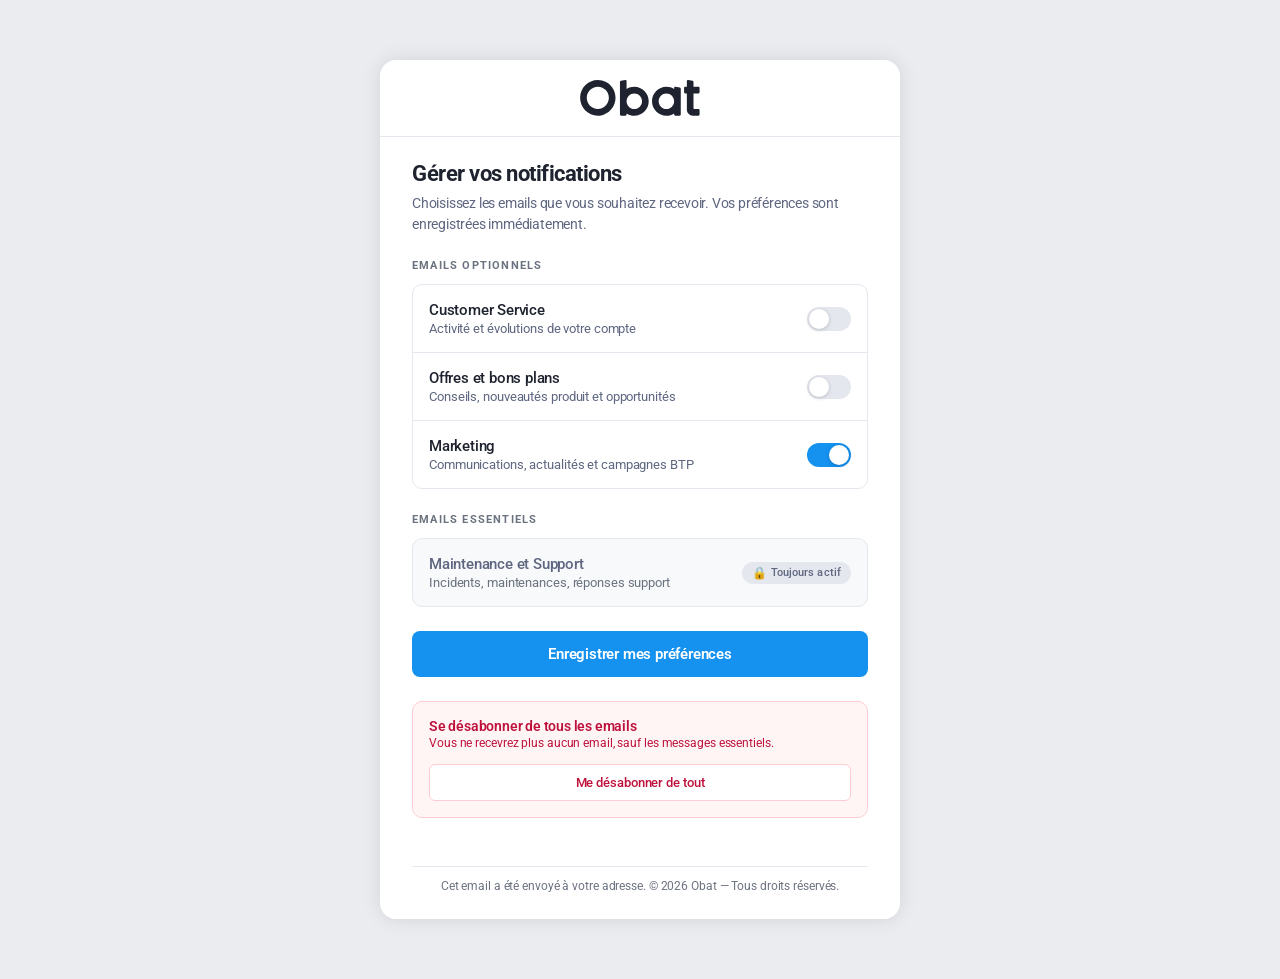
<file: Test1/index.html>
<!DOCTYPE html>
<html lang="fr">
<head>
  <meta charset="UTF-8" />
  <meta name="viewport" content="width=device-width, initial-scale=1.0" />
  <meta name="robots" content="noindex, nofollow" />
  <title>Obat — Gérer vos notifications (Motion Demo)</title>
  <link href="https://fonts.googleapis.com/css2?family=Roboto:wght@400;500;600;700&display=swap" rel="stylesheet" />
  <style>

    /* ── REDUCED MOTION — CRITICAL ── */
    @media (prefers-reduced-motion: reduce) {
      *, *::before, *::after {
        animation-duration: 0.01ms !important;
        transition-duration: 0.01ms !important;
      }
    }

    /* ── TOKENS ── */
    :root {
      --blue: #1591f0;
      --blue-hover: rgba(21,145,240,0.35);
      --black: #1e232f;
      --grey-text: #5e6680;
      --grey-muted: #6b7280;
      --grey-border: #e5e7ef;
      --grey-bg: #f8f9fa;
      --grey-toggle: #e5e7ef;
      --red: #be123c;
      --red-bg: #fff5f5;
      --red-border: #fecdd3;
      --green: #16a34a;
      --ease-spring: cubic-bezier(0.34, 1.56, 0.64, 1);
      --ease-out: cubic-bezier(0.16, 1, 0.3, 1);
    }

    *, *::before, *::after { box-sizing: border-box; margin: 0; padding: 0; }

    body {
      font-family: 'Roboto', sans-serif;
      background: #ebecf0;
      min-height: 100vh;
      display: flex;
      flex-direction: column;
      align-items: center;
      justify-content: center;
      padding: 60px 20px;
    }

    /* ── BADGE ── */
    .demo-badge {
      position: fixed; top: 16px; right: 16px;
      background: var(--black); color: white;
      font-size: 11px; font-weight: 500;
      padding: 6px 12px; border-radius: 99px;
      opacity: 0.8; z-index: 99;
    }

    /* ══════════════════════════════════════
       CARD — entrance animation (Jakub)
    ══════════════════════════════════════ */
    .card {
      background: white;
      border-radius: 16px;
      box-shadow: 0 0 20px rgba(0,0,0,0.10);
      width: 520px;
      max-width: 100%;
      overflow: hidden;

      /* Jakub entrance */
      animation: card-in 0.5s var(--ease-out) both;
    }

    @keyframes card-in {
      from {
        opacity: 0;
        transform: translateY(14px);
        filter: blur(5px);
      }
      to {
        opacity: 1;
        transform: translateY(0);
        filter: blur(0px);
      }
    }

    /* ── LOGO BAR ── */
    .logo-bar {
      display: flex;
      align-items: center;
      justify-content: center;
      padding: 20px 32px;
      border-bottom: 1px solid var(--grey-border);
    }
    .logo {
      font-size: 36px;
      font-weight: 700;
      color: var(--blue);
      letter-spacing: -1px;
    }

    /* ── BODY ── */
    .body {
      display: flex;
      flex-direction: column;
      gap: 24px;
      padding: 24px 32px 28px;
    }

    /* ── TITLE BLOCK ── */
    .title-block { display: flex; flex-direction: column; gap: 6px; }
    .title {
      font-size: 22px; font-weight: 700;
      color: var(--black); letter-spacing: -0.5px;
      line-height: 1.2;
    }
    .subtitle {
      font-size: 14px; font-weight: 400;
      color: var(--grey-text); line-height: 1.5;
      letter-spacing: -0.2px;
    }

    /* ── SECTION LABEL ── */
    .section-label {
      font-size: 11px; font-weight: 700;
      color: var(--grey-muted);
      letter-spacing: 1.2px;
      text-transform: uppercase;
      margin-bottom: 12px;
    }

    /* ══════════════════════════════════════
       OPT ROWS — hover state (Jakub)
    ══════════════════════════════════════ */
    .opt-rows {
      border: 1px solid var(--grey-border);
      border-radius: 10px;
      overflow: hidden;
    }

    .opt-row {
      display: flex;
      align-items: center;
      justify-content: space-between;
      padding: 16px;
      cursor: pointer;
      /* Jakub hover */
      transition: background 160ms ease;
      position: relative;
    }
    .opt-row + .opt-row {
      border-top: 1px solid var(--grey-border);
    }
    .opt-row:hover { background: #eff0f5; }
    .opt-row:first-child { border-radius: 9px 9px 0 0; }
    .opt-row:last-child  { border-radius: 0 0 9px 9px; }

    .row-left { display: flex; flex-direction: column; gap: 2px; }
    .row-title {
      font-size: 15px; font-weight: 500;
      color: var(--black); letter-spacing: -0.2px;
    }
    .row-desc {
      font-size: 13px; font-weight: 400;
      color: var(--grey-text); letter-spacing: -0.1px;
    }

    /* ══════════════════════════════════════
       TOGGLE — spring thumb + squish (Jhey)
    ══════════════════════════════════════ */
    .toggle {
      width: 44px; height: 24px;
      background: var(--grey-toggle);
      border-radius: 99px;
      position: relative;
      cursor: pointer;
      flex-shrink: 0;
      /* background color transition */
      transition: background 260ms var(--ease-out);
      -webkit-tap-highlight-color: transparent;
      outline: none;
      border: none;
    }
    .toggle:focus-visible {
      box-shadow: 0 0 0 3px rgba(21,145,240,0.3);
    }
    .toggle.on { background: var(--blue); }

    /* Thumb */
    .toggle::after {
      content: '';
      position: absolute;
      top: 2px; left: 2px;
      width: 20px; height: 20px;
      background: white;
      border-radius: 50%;
      box-shadow: 0 1px 4px rgba(0,0,0,0.18);
      /* spring — Jhey */
      transition:
        transform 280ms var(--ease-spring),
        width 160ms var(--ease-out);
    }
    .toggle.on::after {
      transform: translateX(20px);
    }

    /* Squish au clic */
    .toggle:active::after {
      width: 24px;
    }
    .toggle.on:active::after {
      width: 24px;
      transform: translateX(16px);
    }

    /* ── TRANS ROW (locked) ── */
    .trans-row {
      background: var(--grey-bg);
      border: 1px solid var(--grey-border);
      border-radius: 10px;
      display: flex;
      align-items: center;
      justify-content: space-between;
      padding: 16px;
    }
    .trans-left { display: flex; flex-direction: column; gap: 2px; }
    .trans-title {
      font-size: 15px; font-weight: 500;
      color: var(--grey-text); letter-spacing: -0.2px;
    }
    .trans-desc {
      font-size: 13px; font-weight: 400;
      color: var(--grey-muted); letter-spacing: -0.1px;
    }
    .lock-badge {
      display: flex; align-items: center; gap: 4px;
      background: var(--grey-border);
      padding: 4px 10px; border-radius: 20px;
      flex-shrink: 0;
      position: relative;
    }
    .lock-icon { font-size: 12px; }
    .lock-text {
      font-size: 11px; font-weight: 500;
      color: var(--grey-text); letter-spacing: 0.1px;
      white-space: nowrap;
    }

    /* Lock tooltip */
    .lock-badge::before {
      content: 'Impossible de désactiver';
      position: absolute;
      bottom: calc(100% + 8px);
      right: 0;
      background: var(--black);
      color: white;
      font-size: 11px;
      font-weight: 400;
      padding: 5px 10px;
      border-radius: 6px;
      white-space: nowrap;
      pointer-events: none;
      opacity: 0;
      transform: translateY(4px);
      transition: opacity 150ms ease, transform 150ms var(--ease-out);
    }
    .lock-badge::after {
      content: '';
      position: absolute;
      bottom: calc(100% + 3px);
      right: 16px;
      border: 5px solid transparent;
      border-top-color: var(--black);
      pointer-events: none;
      opacity: 0;
      transition: opacity 150ms ease;
    }
    .lock-badge:hover::before,
    .lock-badge:hover::after {
      opacity: 1;
      transform: translateY(0);
    }

    /* ══════════════════════════════════════
       CTA BUTTON — press + save feedback (Emil + Jakub)
    ══════════════════════════════════════ */
    .cta-btn {
      width: 100%;
      background: var(--blue);
      color: white;
      border: none;
      border-radius: 8px;
      padding: 14px 24px;
      font-family: 'Roboto', sans-serif;
      font-size: 15px;
      font-weight: 600;
      letter-spacing: -0.2px;
      cursor: pointer;
      display: flex;
      align-items: center;
      justify-content: center;
      gap: 0;
      /* Emil press feedback */
      transition:
        transform 80ms ease,
        opacity 150ms ease,
        background 300ms var(--ease-out),
        box-shadow 200ms ease;
    }
    .cta-btn:focus-visible {
      outline: 3px solid rgba(21,145,240,0.45);
      outline-offset: 2px;
    }
    .cta-btn:hover {
      opacity: 0.92;
      box-shadow: 0 4px 20px var(--blue-hover);
    }
    .cta-btn:active {
      transform: scale(0.98);
      opacity: 0.85;
    }
    .cta-btn.success {
      background: var(--green);
      transform: scale(1.01);
      box-shadow: 0 4px 20px rgba(22,163,74,0.3);
    }
    .cta-btn .check-icon {
      display: inline-block;
      opacity: 0;
      width: 0;
      overflow: hidden;
      margin-right: 0;
      transform: scale(0.5) rotate(-10deg);
      transition:
        opacity 200ms ease,
        transform 300ms var(--ease-spring),
        width 220ms var(--ease-out),
        margin-right 220ms var(--ease-out);
    }
    .cta-btn.success .check-icon {
      opacity: 1;
      width: 1em;
      margin-right: 8px;
      transform: scale(1) rotate(0deg);
    }

    /* ══════════════════════════════════════
       DANGER ZONE — friction visuelle (Emil)
    ══════════════════════════════════════ */
    .danger {
      background: var(--red-bg);
      border: 1px solid var(--red-border);
      border-radius: 10px;
      padding: 16px;
      display: flex;
      flex-direction: column;
      gap: 12px;
    }
    .danger-title {
      font-size: 14px; font-weight: 600;
      color: var(--red); letter-spacing: -0.2px;
    }
    .danger-desc {
      font-size: 12px; font-weight: 400;
      color: var(--red); letter-spacing: -0.1px;
      line-height: 1.5;
    }

    .danger-btn {
      width: 100%;
      background: white;
      border: 1px solid var(--red-border);
      border-radius: 6px;
      padding: 10px 16px;
      font-family: 'Roboto', sans-serif;
      font-size: 13px;
      font-weight: 500;
      color: var(--red);
      letter-spacing: -0.1px;
      cursor: pointer;
      /* Emil friction — transition plus lente = sentiment de poids */
      transition:
        background 200ms ease,
        color 200ms ease,
        border-color 200ms ease,
        transform 100ms ease;
    }
    .danger-btn:focus-visible {
      outline: 3px solid rgba(190,18,60,0.3);
      outline-offset: 2px;
    }
    .danger-btn:hover {
      background: #fff1f2;
      color: #9f1239;
      border-color: #fda4af;
    }
    .danger-btn:active {
      transform: scale(0.97);
    }

    /* Shake sur confirm */
    .danger-btn.shake {
      animation: shake 400ms ease;
    }
    @keyframes shake {
      0%   { transform: translateX(0); }
      15%  { transform: translateX(-5px); }
      30%  { transform: translateX(5px); }
      45%  { transform: translateX(-4px); }
      60%  { transform: translateX(4px); }
      75%  { transform: translateX(-2px); }
      90%  { transform: translateX(2px); }
      100% { transform: translateX(0); }
    }

    /* ── FOOTER ── */
    .footer-div {
      display: flex;
      flex-direction: column;
      gap: 10px;
      align-items: center;
      padding: 20px 32px 24px;
    }
    .sep {
      width: 100%;
      height: 1px;
      background: var(--grey-border);
    }
    .footer-text {
      font-size: 12px; font-weight: 400;
      color: var(--grey-muted);
      text-align: center;
      line-height: 1.5;
      letter-spacing: -0.1px;
    }

    /* ══════════════════════════════════════
       TOAST NOTIFICATION — Jakub
    ══════════════════════════════════════ */
    .toast {
      position: fixed;
      bottom: 32px;
      left: 50%;
      transform: translateX(-50%) translateY(80px);
      background: var(--black);
      color: white;
      font-size: 14px;
      font-weight: 500;
      padding: 12px 20px;
      border-radius: 10px;
      box-shadow: 0 8px 32px rgba(0,0,0,0.2);
      display: flex;
      align-items: center;
      gap: 8px;
      white-space: nowrap;
      z-index: 999;
      opacity: 0;
      transition:
        transform 380ms var(--ease-spring),
        opacity 300ms ease;
      pointer-events: none;
    }
    .toast.visible {
      opacity: 1;
      transform: translateX(-50%) translateY(0);
    }


  </style>
</head>
<body>

  <!-- Toast -->
  <div class="toast" id="toast">✓ Préférences enregistrées avec succès</div>

  <!-- ══ CARD ══ -->
  <div class="card">

    <!-- Logo -->
    <div class="logo-bar">
      <svg width="120" height="36" viewBox="0 0 163 49" fill="none" xmlns="http://www.w3.org/2000/svg">
        <path fill-rule="evenodd" clip-rule="evenodd" d="M24.088 48.6181C37.3913 48.6181 48.176 37.7344 48.176 24.309C48.176 10.8837 37.3913 0 24.088 0C10.7847 0 0 10.8837 0 24.309C0 37.7344 10.7847 48.6181 24.088 48.6181ZM24.088 39.5022C32.4024 39.5022 39.143 32.6997 39.143 24.309C39.143 15.9184 32.4024 9.11589 24.088 9.11589C15.7736 9.11589 9.033 15.9184 9.033 24.309C9.033 32.6997 15.7736 39.5022 24.088 39.5022ZM54.1982 2.52674C54.1982 1.78261 54.7308 1.14922 55.4574 1.02768V1.02633L61.4794 0.0215545C62.3974 -0.131052 63.2312 0.582013 63.2312 1.52061V12.2206C66.2729 10.2557 69.8901 9.11583 73.7696 9.11583C84.5785 9.11583 93.3411 17.9589 93.3411 28.8669C93.3411 39.7749 84.5785 48.618 73.7696 48.618C69.8901 48.618 66.2729 47.4782 63.2312 45.5132V47.0987C63.2312 47.9374 62.5567 48.618 61.7257 48.618H55.7037C54.8726 48.618 54.1982 47.9374 54.1982 47.0987V2.52674ZM73.7696 39.5021C79.5896 39.5021 84.3081 34.7403 84.3081 28.8669C84.3081 22.9936 79.5896 18.2317 73.7696 18.2317C67.9497 18.2317 63.2312 22.9936 63.2312 28.8669C63.2312 34.7403 67.9497 39.5021 73.7696 39.5021ZM117.43 48.6181C121.31 48.6181 124.927 47.4783 127.969 45.5133V47.0988C127.969 47.9375 128.643 48.6181 129.474 48.6181H135.496C136.327 48.6181 137.002 47.9375 137.002 47.0988V11.6535C137.002 10.9107 136.469 10.276 135.744 10.1544L129.722 9.14157C128.804 8.98761 127.969 9.70202 127.969 10.6406V12.2207C124.927 10.2557 121.31 9.11591 117.43 9.11591C106.621 9.11591 97.8586 17.959 97.8586 28.867C97.8586 39.775 106.621 48.6181 117.43 48.6181ZM117.43 39.5022C123.25 39.5022 127.969 34.7403 127.969 28.867C127.969 22.9937 123.25 18.2318 117.43 18.2318C111.61 18.2318 106.892 22.9937 106.892 28.867C106.892 34.7403 111.61 39.5022 117.43 39.5022ZM147.033 0.0243802C146.116 -0.129577 145.28 0.584838 145.28 1.52344V9.11596H143.022C142.191 9.11596 141.517 9.79661 141.517 10.6353V16.7125C141.517 17.5512 142.191 18.2318 143.022 18.2318H145.28V40.2612C145.28 44.8773 148.988 48.6181 153.561 48.6181H161.088C161.919 48.6181 162.594 47.9375 162.594 47.0988V41.0216C162.594 40.1829 161.919 39.5023 161.088 39.5023H155.818C154.987 39.5023 154.313 38.8216 154.313 37.9829V18.2318H161.088C161.919 18.2318 162.594 17.5512 162.594 16.7125V10.6353C162.594 9.79661 161.919 9.11596 161.088 9.11596H154.313V2.53631C154.313 1.79354 153.782 1.1588 153.055 1.03726L147.033 0.0243802Z" fill="var(--black)"/>
      </svg>
    </div>

    <!-- Body -->
    <div class="body">

      <!-- Title -->
      <div class="title-block">
        <p class="title">Gérer vos notifications</p>
        <p class="subtitle">Choisissez les emails que vous souhaitez recevoir. Vos préférences sont enregistrées immédiatement.</p>
      </div>

      <!-- Optional emails -->
      <div>
        <p class="section-label">Emails optionnels</p>
        <div class="opt-rows">

          <div class="opt-row" onclick="toggleRow(this)">
            <div class="row-left">
              <p class="row-title">Customer Service</p>
              <p class="row-desc">Activité et évolutions de votre compte</p>
            </div>
            <button class="toggle" aria-label="Activer Customer Service" role="switch" aria-checked="false"></button>
          </div>

          <div class="opt-row" onclick="toggleRow(this)">
            <div class="row-left">
              <p class="row-title">Offres et bons plans</p>
              <p class="row-desc">Conseils, nouveautés produit et opportunités</p>
            </div>
            <button class="toggle" aria-label="Activer Offres" role="switch" aria-checked="false"></button>
          </div>

          <div class="opt-row" onclick="toggleRow(this)">
            <div class="row-left">
              <p class="row-title">Marketing</p>
              <p class="row-desc">Communications, actualités et campagnes BTP</p>
            </div>
            <button class="toggle on" aria-label="Activer Marketing" role="switch" aria-checked="true"></button>
          </div>

        </div>
      </div>

      <!-- Essential emails -->
      <div>
        <p class="section-label">Emails essentiels</p>
        <div class="trans-row">
          <div class="trans-left">
            <p class="trans-title">Maintenance et Support</p>
            <p class="trans-desc">Incidents, maintenances, réponses support</p>
          </div>
          <div class="lock-badge">
            <span class="lock-icon">🔒</span>
            <span class="lock-text">Toujours actif</span>
          </div>
        </div>
      </div>

      <!-- CTA -->
      <button class="cta-btn" id="ctaBtn" onclick="savePreferences()">
        <span class="check-icon">✓</span>
        <span class="btn-text">Enregistrer mes préférences</span>
      </button>

      <!-- Danger zone -->
      <div class="danger">
        <div>
          <p class="danger-title">Se désabonner de tous les emails</p>
          <p class="danger-desc">Vous ne recevrez plus aucun email, sauf les messages essentiels.</p>
        </div>
        <button class="danger-btn" id="dangerBtn" onclick="confirmUnsubscribe()">
          Me désabonner de tout
        </button>
      </div>

    </div>

    <!-- Footer -->
    <div class="footer-div">
      <div class="sep"></div>
      <p class="footer-text">Cet email a été envoyé à votre adresse. © 2026 Obat — Tous droits réservés.</p>
    </div>

  </div>


  <script>
    /* ══ TOGGLE ══ */
    function toggleRow(row) {
      // Ignore si le clic vient du bouton directement
      const toggle = row.querySelector('.toggle');
      const isOn = toggle.classList.toggle('on');
      toggle.setAttribute('aria-checked', isOn);
    }

    // Empêcher double-trigger quand on clique directement sur le toggle
    document.querySelectorAll('.toggle').forEach(t => {
      t.addEventListener('click', e => e.stopPropagation());
      t.addEventListener('click', () => {
        const isOn = t.classList.toggle('on');
        t.setAttribute('aria-checked', isOn);
      });
    });

    /* ══ SAVE PREFERENCES ══ */
    let saving = false;
    function savePreferences() {
      if (saving) return;
      saving = true;

      const btn = document.getElementById('ctaBtn');
      const btnText = btn.querySelector('.btn-text');

      btn.classList.add('success');
      btnText.textContent = 'Préférences enregistrées';

      // Toast
      const toast = document.getElementById('toast');
      toast.classList.add('visible');

      setTimeout(() => {
        btn.classList.remove('success');
        btnText.textContent = 'Enregistrer mes préférences';
        toast.classList.remove('visible');
        saving = false;
      }, 2800);
    }

    /* ══ DANGER — shake ══ */
    let confirmStep = 0;
    function confirmUnsubscribe() {
      const btn = document.getElementById('dangerBtn');

      if (confirmStep === 0) {
        // Premier clic — demander confirmation
        btn.textContent = 'Confirmer le désabonnement ?';
        btn.style.background = '#fff1f2';
        btn.style.color = '#9f1239';
        confirmStep = 1;

        // Reset auto après 3s
        setTimeout(() => {
          if (confirmStep === 1) {
            btn.textContent = 'Me désabonner de tout';
            btn.style.background = '';
            btn.style.color = '';
            confirmStep = 0;
          }
        }, 3000);

      } else {
        // Deuxième clic — shake
        btn.classList.remove('shake');
        void btn.offsetWidth; // reflow
        btn.classList.add('shake');
        btn.textContent = 'Me désabonner de tout';
        btn.style.background = '';
        btn.style.color = '';
        confirmStep = 0;

        btn.addEventListener('animationend', () => {
          btn.classList.remove('shake');
        }, { once: true });
      }
    }
  </script>

</body>
</html>
</file>
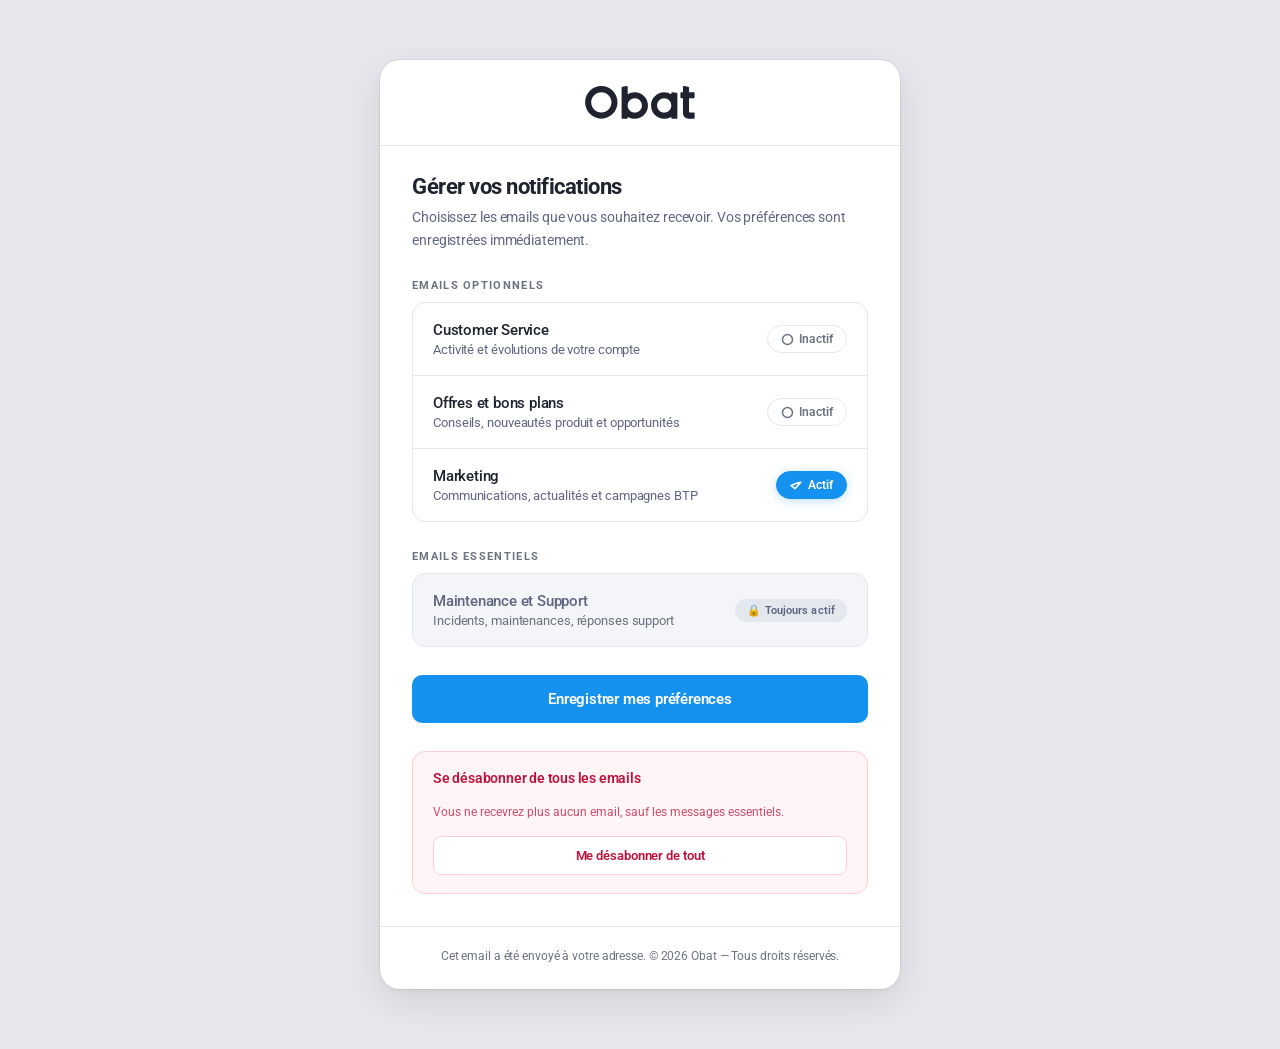
<file: Test2/index.html>
<!DOCTYPE html>
<html lang="fr">
<head>
  <meta charset="UTF-8" />
  <meta name="viewport" content="width=device-width, initial-scale=1.0" />
  <meta name="robots" content="noindex, nofollow" />
  <title>Obat — Gérer vos notifications</title>
  <link href="https://fonts.googleapis.com/css2?family=Roboto:wght@400;500;600;700&display=swap" rel="stylesheet" />
  <style>

    /* ── REDUCED MOTION ── */
    @media (prefers-reduced-motion: reduce) {
      *, *::before, *::after {
        animation-duration:        0.01ms !important;
        animation-iteration-count: 1      !important;  /* fix: loops survivaient */
        transition-duration:       0.01ms !important;
        scroll-behavior:           auto   !important;
      }
    }

    /* ════════════════════════════
       TOKENS
    ════════════════════════════ */
    :root {
      --blue:         #1591f0;
      --blue-dim:     rgba(21, 145, 240, 0.28);
      --black:        #1e232f;
      --grey-text:    #5e6680;
      --grey-muted:   #6b7280;
      --grey-border:  #e5e7ef;
      --grey-bg:      #f4f5f8;
      --red:          #be123c;
      --red-bg:       #fff5f6;
      --red-border:   #fecdd3;
      --green:        #16a34a;

      /* fix: linear() spring — plus précis que cubic-bezier (Jhey) */
      --ease-spring: linear(
        0, 0.006, 0.025 2.8%, 0.101 6.1%, 0.539 18.9%, 0.721 25%,
        0.849 30.7%, 0.937 36.4%, 0.985 42.1%, 1.007 47.8%, 1.012,
        1.008 64.3%, 1 72.9%, 0.998 79.3%, 1
      );
      --ease-out: cubic-bezier(0.16, 1, 0.3, 1);
    }

    *, *::before, *::after { box-sizing: border-box; margin: 0; padding: 0; }

    body {
      font-family: 'Roboto', sans-serif;
      background: #e7e8ed;
      min-height: 100vh;
      display: flex;
      flex-direction: column;
      align-items: center;
      justify-content: center;
      padding: 60px 20px;
    }

    /* ════════════════════════════
       CARD
    ════════════════════════════ */
    article.card {
      background: #fff;
      border-radius: 20px;
      box-shadow:
        0 0 0 1px rgba(0,0,0,0.05),
        0 2px 6px  rgba(0,0,0,0.05),
        0 12px 40px rgba(0,0,0,0.10);
      width: 520px;
      max-width: 100%;
      overflow: hidden;
      animation: card-in 0.5s var(--ease-out) both;
    }

    /* fix: translateY 18px→12px (Jakub: 8–12px max) + blur 5→4px */
    @keyframes card-in {
      from { opacity: 0; transform: translateY(12px); filter: blur(4px); }
      to   { opacity: 1; transform: translateY(0);    filter: blur(0); }
    }

    /* ════════════════════════════
       LOGO BAR
    ════════════════════════════ */
    header[data-ui="logo"] {
      display: flex;
      align-items: center;
      justify-content: center;
      padding: 26px 32px;
      border-bottom: 1px solid var(--grey-border);
    }

    /* ════════════════════════════
       MAIN BODY
    ════════════════════════════ */
    main[data-section="preferences"] {
      display: flex;
      flex-direction: column;
      gap: 28px;
      padding: 28px 32px 32px;
    }

    /* ════════════════════════════
       TITLE BLOCK
    ════════════════════════════ */
    div[data-ui="title"] {
      display: flex;
      flex-direction: column;
      gap: 6px;
    }
    div[data-ui="title"] h1 {
      font-size: 22px;
      font-weight: 700;
      color: var(--black);
      letter-spacing: -0.5px;
      line-height: 1.2;
    }
    div[data-ui="title"] p {
      font-size: 14px;
      font-weight: 400;
      color: var(--grey-text);
      line-height: 1.6;
      letter-spacing: -0.1px;
    }

    /* ════════════════════════════
       SECTION WRAPPER
    ════════════════════════════ */
    section[data-section] {
      display: flex;
      flex-direction: column;
      gap: 10px;
    }
    .section-label {
      font-size: 11px;
      font-weight: 700;
      color: var(--grey-muted);
      letter-spacing: 1.3px;
      text-transform: uppercase;
    }

    /* ════════════════════════════
       EMAIL LIST — optional
    ════════════════════════════ */
    ul[data-ui="email-list"] {
      list-style: none;
      border: 1px solid var(--grey-border);
      border-radius: 13px;
      overflow: hidden;
    }

    li[data-ui="email-item"] {
      display: flex;
      align-items: center;
      justify-content: space-between;
      gap: 16px;
      padding: 18px 20px;
      cursor: pointer;
      transition: background 140ms ease;
      user-select: none;
      /* fix: stagger via CSS custom property --i (Jakub + Jhey) */
      animation: item-in 0.35s var(--ease-out) both;
      animation-delay: calc(0.22s + var(--i, 0) * 65ms);
    }
    li[data-ui="email-item"] + li[data-ui="email-item"] {
      border-top: 1px solid var(--grey-border);
    }
    li[data-ui="email-item"]:first-child { border-radius: 12px 12px 0 0; }
    li[data-ui="email-item"]:last-child  { border-radius: 0 0 12px 12px; }
    li[data-ui="email-item"]:hover       { background: #f1f2f6; }

    @keyframes item-in {
      from { opacity: 0; transform: translateY(5px); }
      to   { opacity: 1; transform: translateY(0); }
    }

    /* ── ITEM LABEL ── */
    .item-label {
      display: flex;
      flex-direction: column;
      gap: 3px;
      flex: 1;
      min-width: 0;
    }
    .item-label strong {
      font-size: 15px;
      font-weight: 500;
      color: var(--black);
      letter-spacing: -0.2px;
    }
    .item-label span {
      font-size: 13px;
      font-weight: 400;
      color: var(--grey-text);
      letter-spacing: -0.1px;
    }

    /* ════════════════════════════
       STATE CHIP
    ════════════════════════════ */
    .state-chip {
      display: inline-flex;
      align-items: center;
      gap: 5px;
      padding: 6px 13px;
      border-radius: 99px;
      border: 1.5px solid var(--grey-border);
      background: white;
      font-family: 'Roboto', sans-serif;
      font-size: 12px;
      font-weight: 600;
      color: var(--grey-muted);
      letter-spacing: 0.1px;
      white-space: nowrap;
      cursor: pointer;
      flex-shrink: 0;
      -webkit-tap-highlight-color: transparent;
      transition:
        background    240ms var(--ease-out),
        border-color  240ms var(--ease-out),
        color         180ms ease,
        box-shadow    200ms ease,
        transform      80ms ease;
    }
    .state-chip:focus-visible {
      outline: 3px solid var(--blue-dim);
      outline-offset: 2px;
    }
    .state-chip:hover { border-color: #c8cad4; }
    .state-chip:active { transform: scale(0.94); }
    .state-chip.on {
      background: var(--blue);
      border-color: var(--blue);
      color: white;
      box-shadow: 0 2px 10px var(--blue-dim);
    }
    .state-chip.on:hover {
      background: #1080d8;
      border-color: #1080d8;
    }

    /* chip icon — morphose de path SVG via CSS `d` property */
    .chip-icon {
      display: inline-flex;
      align-items: center;
      justify-content: center;
      flex-shrink: 0;
      width: 13px;
      height: 13px;
      transition: transform 400ms var(--ease-spring);
    }
    .chip-icon svg {
      width: 100%;
      height: 100%;
      display: block;
      overflow: visible;
    }

    /* Inactive — cercle (départ au point gauche, sens horaire, 4 beziers) */
    .chip-path {
      d: path("M 1.5 6.5 C 1.5 3.74 3.74 1.5 6.5 1.5 C 9.26 1.5 11.5 3.74 11.5 6.5 C 11.5 9.26 9.26 11.5 6.5 11.5 C 3.74 11.5 1.5 9.26 1.5 6.5");
      transition: d 420ms var(--ease-spring);
    }

    /* Active — checkmark (même structure 4 beziers, même point de départ) */
    .state-chip.on .chip-path {
      d: path("M 1.5 6.5 C 1.5 6.5 3.0 7.5 5.0 9.5 C 5.0 9.5 7.75 6.5 10.5 3.5 C 10.5 3.5 10.5 3.5 10.5 3.5 C 10.5 3.5 7.0 4.0 1.5 6.5");
    }

    .state-chip.on .chip-icon {
      transform: scale(1.08);
    }

    /* fix: chip label — micro-fade sur le swap de texte */
    .chip-label {
      display: inline-block;
      transition:
        opacity   80ms ease,
        transform 80ms ease;
    }

    /* ════════════════════════════
       EMAIL LOCKED — essential
    ════════════════════════════ */
    div[data-ui="email-locked"] {
      display: flex;
      align-items: center;
      justify-content: space-between;
      gap: 16px;
      padding: 18px 20px;
      background: var(--grey-bg);
      border: 1px solid var(--grey-border);
      border-radius: 13px;
    }
    div[data-ui="email-locked"] .item-label strong { color: var(--grey-text); }
    div[data-ui="email-locked"] .item-label span   { color: var(--grey-muted); }

    .lock-badge {
      display: inline-flex;
      align-items: center;
      gap: 4px;
      padding: 5px 12px;
      background: var(--grey-border);
      border-radius: 99px;
      flex-shrink: 0;
      cursor: default;
      position: relative;
    }
    .lock-badge .lock-icon { font-size: 11px; }
    .lock-badge .lock-text {
      font-size: 11px;
      font-weight: 600;
      color: var(--grey-text);
      letter-spacing: 0.1px;
      white-space: nowrap;
    }
    .lock-badge::before {
      content: 'Impossible de désactiver';
      position: absolute;
      bottom: calc(100% + 8px);
      right: 0;
      background: var(--black);
      color: white;
      font-size: 11px;
      font-weight: 400;
      padding: 5px 10px;
      border-radius: 6px;
      white-space: nowrap;
      pointer-events: none;
      opacity: 0;
      transform: translateY(5px);
      transition: opacity 150ms ease, transform 150ms var(--ease-out);
    }
    .lock-badge::after {
      content: '';
      position: absolute;
      bottom: calc(100% + 3px);
      right: 18px;
      border: 5px solid transparent;
      border-top-color: var(--black);
      pointer-events: none;
      opacity: 0;
      transition: opacity 150ms ease;
    }
    .lock-badge:hover::before,
    .lock-badge:hover::after {
      opacity: 1;
      transform: translateY(0);
    }

    /* ════════════════════════════
       CTA BUTTON
    ════════════════════════════ */
    button[data-ui="cta"] {
      width: 100%;
      background: var(--blue);
      color: white;
      border: none;
      border-radius: 10px;
      padding: 15px 24px;
      font-family: 'Roboto', sans-serif;
      font-size: 15px;
      font-weight: 600;
      letter-spacing: -0.2px;
      cursor: pointer;
      display: flex;
      align-items: center;
      justify-content: center;
      gap: 0;
      will-change: transform, opacity;
      transition:
        transform    80ms ease,
        opacity     150ms ease,
        background  300ms var(--ease-out),
        box-shadow  200ms ease;
    }
    button[data-ui="cta"]:focus-visible {
      outline: 3px solid var(--blue-dim);
      outline-offset: 2px;
    }
    button[data-ui="cta"]:hover {
      opacity: 0.93;
      box-shadow: 0 4px 24px var(--blue-dim);
    }
    button[data-ui="cta"]:active {
      transform: scale(0.98);
      opacity: 0.85;
    }
    /* fix: scale 1.01 → 1.03 + spring overshoot (Jhey delight) */
    button[data-ui="cta"].success {
      background: var(--green);
      transform: scale(1.03);
      box-shadow: 0 6px 28px rgba(22,163,74,0.32);
      transition:
        transform    420ms var(--ease-spring),
        background   300ms var(--ease-out),
        box-shadow   300ms ease,
        opacity      150ms ease;
    }

    /* fix: btn-text — fade on text swap */
    .btn-text {
      display: inline-block;
      transition:
        opacity   120ms ease,
        transform 120ms var(--ease-out);
    }

    /* fix: check-icon — removed width + margin-right from transitions (layout props)
       Width snaps instantly; opacity + spring handle the perceived animation */
    .check-icon {
      display: inline-block;
      opacity: 0;
      width: 0;
      overflow: hidden;
      /* fix: scale 0.5 → 0.85 (Emil: don't animate from < 0.9) */
      transform: scale(0.85) rotate(-8deg);
      transition:
        opacity   200ms ease,
        transform 280ms var(--ease-spring);
      /* Removed: width 220ms, margin-right 220ms — layout-triggering */
    }
    button[data-ui="cta"].success .check-icon {
      opacity: 1;
      width: 1em;       /* instant — one layout paint, not animated */
      margin-right: 8px; /* instant — same */
      transform: scale(1) rotate(0deg);
    }

    /* ════════════════════════════
       DANGER ZONE
    ════════════════════════════ */
    div[data-section="danger"] {
      background: var(--red-bg);
      border: 1px solid var(--red-border);
      border-radius: 13px;
      padding: 18px 20px;
      display: flex;
      flex-direction: column;
      gap: 14px;
    }
    .danger-title {
      font-size: 14px;
      font-weight: 600;
      color: var(--red);
      letter-spacing: -0.2px;
      margin-bottom: 3px;
    }
    .danger-desc {
      font-size: 12px;
      font-weight: 400;
      color: var(--red);
      line-height: 1.55;
      opacity: 0.75;
    }
    button[data-ui="danger-btn"] {
      width: 100%;
      background: white;
      border: 1.5px solid var(--red-border);
      border-radius: 8px;
      padding: 11px 16px;
      font-family: 'Roboto', sans-serif;
      font-size: 13px;
      font-weight: 600;
      color: var(--red);
      letter-spacing: -0.1px;
      cursor: pointer;
      transition:
        background    200ms ease,
        color         200ms ease,
        border-color  200ms ease,
        transform     100ms ease;
    }
    button[data-ui="danger-btn"]:focus-visible {
      outline: 3px solid rgba(190,18,60,0.28);
      outline-offset: 2px;
    }
    button[data-ui="danger-btn"]:hover {
      background: #fff1f2;
      color: #9f1239;
      border-color: #fda4af;
    }
    button[data-ui="danger-btn"]:active { transform: scale(0.97); }
    button[data-ui="danger-btn"].shake  { animation: shake 400ms ease; }

    @keyframes shake {
      0%   { transform: translateX(0); }
      15%  { transform: translateX(-5px); }
      30%  { transform: translateX(5px); }
      45%  { transform: translateX(-4px); }
      60%  { transform: translateX(4px); }
      75%  { transform: translateX(-2px); }
      90%  { transform: translateX(2px); }
      100% { transform: translateX(0); }
    }

    /* ════════════════════════════
       FOOTER
    ════════════════════════════ */
    footer[data-ui="footer"] {
      display: flex;
      align-items: center;
      justify-content: center;
      padding: 20px 32px 24px;
      border-top: 1px solid var(--grey-border);
    }
    footer[data-ui="footer"] p {
      font-size: 12px;
      font-weight: 400;
      color: var(--grey-muted);
      text-align: center;
      line-height: 1.5;
      letter-spacing: -0.1px;
    }

    /* ════════════════════════════
       TOAST
    ════════════════════════════ */
    div[data-ui="toast"] {
      position: fixed;
      bottom: 32px;
      left: 50%;
      transform: translateX(-50%) translateY(80px);
      background: var(--black);
      color: white;
      font-size: 14px;
      font-weight: 500;
      padding: 12px 20px;
      border-radius: 10px;
      box-shadow: 0 8px 32px rgba(0,0,0,0.2);
      display: flex;
      align-items: center;
      gap: 8px;
      white-space: nowrap;
      z-index: 999;
      opacity: 0;
      pointer-events: none;
      will-change: transform, opacity;
      transition:
        transform 380ms var(--ease-spring),
        opacity   300ms ease;
    }
    div[data-ui="toast"].visible {
      opacity: 1;
      transform: translateX(-50%) translateY(0);
    }

  </style>
</head>
<body>

  <div data-ui="toast" id="toast">✓ Préférences enregistrées</div>

  <article class="card" data-section="notification-card">

    <!-- ── LOGO ── -->
    <header data-ui="logo">
      <svg width="110" height="33" viewBox="0 0 163 49" fill="none" xmlns="http://www.w3.org/2000/svg">
        <path fill-rule="evenodd" clip-rule="evenodd" d="M24.088 48.6181C37.3913 48.6181 48.176 37.7344 48.176 24.309C48.176 10.8837 37.3913 0 24.088 0C10.7847 0 0 10.8837 0 24.309C0 37.7344 10.7847 48.6181 24.088 48.6181ZM24.088 39.5022C32.4024 39.5022 39.143 32.6997 39.143 24.309C39.143 15.9184 32.4024 9.11589 24.088 9.11589C15.7736 9.11589 9.033 15.9184 9.033 24.309C9.033 32.6997 15.7736 39.5022 24.088 39.5022ZM54.1982 2.52674C54.1982 1.78261 54.7308 1.14922 55.4574 1.02768V1.02633L61.4794 0.0215545C62.3974 -0.131052 63.2312 0.582013 63.2312 1.52061V12.2206C66.2729 10.2557 69.8901 9.11583 73.7696 9.11583C84.5785 9.11583 93.3411 17.9589 93.3411 28.8669C93.3411 39.7749 84.5785 48.618 73.7696 48.618C69.8901 48.618 66.2729 47.4782 63.2312 45.5132V47.0987C63.2312 47.9374 62.5567 48.618 61.7257 48.618H55.7037C54.8726 48.618 54.1982 47.9374 54.1982 47.0987V2.52674ZM73.7696 39.5021C79.5896 39.5021 84.3081 34.7403 84.3081 28.8669C84.3081 22.9936 79.5896 18.2317 73.7696 18.2317C67.9497 18.2317 63.2312 22.9936 63.2312 28.8669C63.2312 34.7403 67.9497 39.5021 73.7696 39.5021ZM117.43 48.6181C121.31 48.6181 124.927 47.4783 127.969 45.5133V47.0988C127.969 47.9375 128.643 48.6181 129.474 48.6181H135.496C136.327 48.6181 137.002 47.9375 137.002 47.0988V11.6535C137.002 10.9107 136.469 10.276 135.744 10.1544L129.722 9.14157C128.804 8.98761 127.969 9.70202 127.969 10.6406V12.2207C124.927 10.2557 121.31 9.11591 117.43 9.11591C106.621 9.11591 97.8586 17.959 97.8586 28.867C97.8586 39.775 106.621 48.6181 117.43 48.6181ZM117.43 39.5022C123.25 39.5022 127.969 34.7403 127.969 28.867C127.969 22.9937 123.25 18.2318 117.43 18.2318C111.61 18.2318 106.892 22.9937 106.892 28.867C106.892 34.7403 111.61 39.5022 117.43 39.5022ZM147.033 0.0243802C146.116 -0.129577 145.28 0.584838 145.28 1.52344V9.11596H143.022C142.191 9.11596 141.517 9.79661 141.517 10.6353V16.7125C141.517 17.5512 142.191 18.2318 143.022 18.2318H145.28V40.2612C145.28 44.8773 148.988 48.6181 153.561 48.6181H161.088C161.919 48.6181 162.594 47.9375 162.594 47.0988V41.0216C162.594 40.1829 161.919 39.5023 161.088 39.5023H155.818C154.987 39.5023 154.313 38.8216 154.313 37.9829V18.2318H161.088C161.919 18.2318 162.594 17.5512 162.594 16.7125V10.6353C162.594 9.79661 161.919 9.11596 161.088 9.11596H154.313V2.53631C154.313 1.79354 153.782 1.1588 153.055 1.03726L147.033 0.0243802Z" fill="var(--black)"/>
      </svg>
    </header>

    <!-- ── BODY ── -->
    <main data-section="preferences">

      <!-- Title -->
      <div data-ui="title">
        <h1>Gérer vos notifications</h1>
        <p>Choisissez les emails que vous souhaitez recevoir. Vos préférences sont enregistrées immédiatement.</p>
      </div>

      <!-- Optional emails -->
      <section data-section="optional">
        <p class="section-label">Emails optionnels</p>
        <ul data-ui="email-list">

          <!-- fix: style="--i:N" pour le stagger CSS (Jakub + Jhey) -->
          <li data-ui="email-item" data-id="customer-service" style="--i:0">
            <div class="item-label">
              <strong>Customer Service</strong>
              <span>Activité et évolutions de votre compte</span>
            </div>
            <button class="state-chip" role="switch" aria-checked="false" aria-label="Activer Customer Service">
              <i class="chip-icon"><svg viewBox="0 0 13 13" fill="none" aria-hidden="true"><path class="chip-path" stroke="currentColor" stroke-width="1.5" stroke-linecap="round" stroke-linejoin="round"/></svg></i>
              <span class="chip-label">Inactif</span>
            </button>
          </li>

          <li data-ui="email-item" data-id="offres" style="--i:1">
            <div class="item-label">
              <strong>Offres et bons plans</strong>
              <span>Conseils, nouveautés produit et opportunités</span>
            </div>
            <button class="state-chip" role="switch" aria-checked="false" aria-label="Activer Offres et bons plans">
              <i class="chip-icon"><svg viewBox="0 0 13 13" fill="none" aria-hidden="true"><path class="chip-path" stroke="currentColor" stroke-width="1.5" stroke-linecap="round" stroke-linejoin="round"/></svg></i>
              <span class="chip-label">Inactif</span>
            </button>
          </li>

          <li data-ui="email-item" data-id="marketing" style="--i:2">
            <div class="item-label">
              <strong>Marketing</strong>
              <span>Communications, actualités et campagnes BTP</span>
            </div>
            <button class="state-chip on" role="switch" aria-checked="true" aria-label="Désactiver Marketing">
              <i class="chip-icon"><svg viewBox="0 0 13 13" fill="none" aria-hidden="true"><path class="chip-path" stroke="currentColor" stroke-width="1.5" stroke-linecap="round" stroke-linejoin="round"/></svg></i>
              <span class="chip-label">Actif</span>
            </button>
          </li>

        </ul>
      </section>

      <!-- Essential emails -->
      <section data-section="essential">
        <p class="section-label">Emails essentiels</p>
        <div data-ui="email-locked">
          <div class="item-label">
            <strong>Maintenance et Support</strong>
            <span>Incidents, maintenances, réponses support</span>
          </div>
          <div class="lock-badge">
            <span class="lock-icon">🔒</span>
            <span class="lock-text">Toujours actif</span>
          </div>
        </div>
      </section>

      <!-- CTA -->
      <button data-ui="cta" id="ctaBtn" onclick="savePreferences()">
        <span class="check-icon">✓</span>
        <span class="btn-text">Enregistrer mes préférences</span>
      </button>

      <!-- Danger zone -->
      <div data-section="danger">
        <p class="danger-title">Se désabonner de tous les emails</p>
        <p class="danger-desc">Vous ne recevrez plus aucun email, sauf les messages essentiels.</p>
        <button data-ui="danger-btn" id="dangerBtn" onclick="confirmUnsubscribe()">
          Me désabonner de tout
        </button>
      </div>

    </main>

    <!-- ── FOOTER ── -->
    <footer data-ui="footer">
      <p>Cet email a été envoyé à votre adresse. © 2026 Obat — Tous droits réservés.</p>
    </footer>

  </article>


  <script>
    /* ════════════════════════════
       STATE CHIP — CSS d property morph
       L'icône morphe via CSS (circle → checkmark), pas de DOM swap
    ════════════════════════════ */
    function toggleChip(chip) {
      if (chip._toggling) return;
      chip._toggling = true;

      const label = chip.querySelector('.chip-label');

      /* Toggle immédiat → CSS `d` transition se déclenche */
      const isOn = chip.classList.toggle('on');
      chip.setAttribute('aria-checked', isOn);
      const itemLabel = chip.closest('li').querySelector('strong').textContent;
      chip.setAttribute('aria-label', (isOn ? 'Désactiver ' : 'Activer ') + itemLabel);

      /* Label : micro-fade uniquement */
      label.style.opacity   = '0';
      label.style.transform = 'translateY(-3px)';
      setTimeout(() => {
        label.textContent     = isOn ? 'Actif' : 'Inactif';
        label.style.opacity   = '';
        label.style.transform = '';
        chip._toggling = false;
      }, 80);
    }

    /* Row click → toggle */
    document.querySelectorAll('li[data-ui="email-item"]').forEach(row => {
      row.addEventListener('click', () => toggleChip(row.querySelector('.state-chip')));
    });

    /* Chip click — stop propagation (no double-fire) */
    document.querySelectorAll('.state-chip').forEach(chip => {
      chip.addEventListener('click', e => e.stopPropagation());
      chip.addEventListener('click', () => toggleChip(chip));
    });

    /* ════════════════════════════
       SAVE PREFERENCES
       fix: fade-out/in sur .btn-text au lieu de snap (Jakub)
    ════════════════════════════ */
    let saving = false;
    function savePreferences() {
      if (saving) return;
      saving = true;
      const btn     = document.getElementById('ctaBtn');
      const btnText = btn.querySelector('.btn-text');

      /* ① Fade out text */
      btnText.style.opacity   = '0';
      btnText.style.transform = 'translateY(-4px)';

      setTimeout(() => {
        /* ② Swap + state success */
        btn.classList.add('success');
        btnText.textContent     = 'Préférences enregistrées';
        btnText.style.opacity   = '';
        btnText.style.transform = '';
        document.getElementById('toast').classList.add('visible');

        setTimeout(() => {
          /* ③ Fade out avant reset */
          btnText.style.opacity   = '0';
          btnText.style.transform = 'translateY(4px)';

          setTimeout(() => {
            /* ④ Reset */
            btn.classList.remove('success');
            btnText.textContent     = 'Enregistrer mes préférences';
            btnText.style.opacity   = '';
            btnText.style.transform = '';
            document.getElementById('toast').classList.remove('visible');
            saving = false;
          }, 130);
        }, 2550);
      }, 130);
    }

    /* ════════════════════════════
       DANGER — double-confirm + shake
    ════════════════════════════ */
    let confirmStep = 0;
    function confirmUnsubscribe() {
      const btn = document.getElementById('dangerBtn');
      if (confirmStep === 0) {
        btn.textContent      = 'Confirmer le désabonnement ?';
        btn.style.background = '#fff1f2';
        btn.style.color      = '#9f1239';
        confirmStep = 1;
        setTimeout(() => {
          if (confirmStep !== 1) return;
          btn.textContent      = 'Me désabonner de tout';
          btn.style.background = '';
          btn.style.color      = '';
          confirmStep = 0;
        }, 3000);
      } else {
        btn.classList.remove('shake');
        void btn.offsetWidth;
        btn.classList.add('shake');
        btn.textContent      = 'Me désabonner de tout';
        btn.style.background = '';
        btn.style.color      = '';
        confirmStep = 0;
        btn.addEventListener('animationend', () => btn.classList.remove('shake'), { once: true });
      }
    }
  </script>

</body>
</html>
</file>
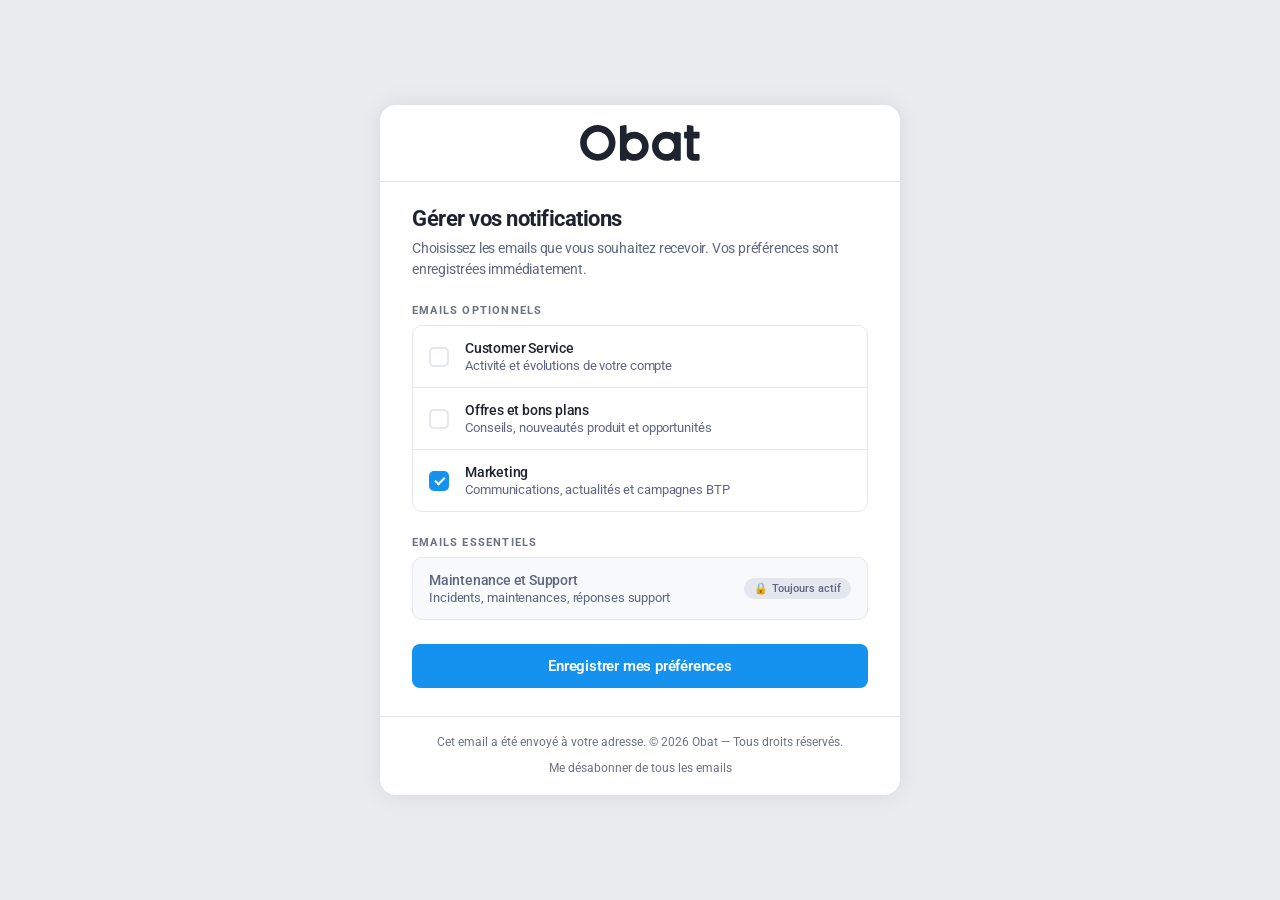
<file: Test3/index.html>
<!DOCTYPE html>
<html lang="fr">
<head>
  <meta charset="UTF-8" />
  <meta name="viewport" content="width=device-width, initial-scale=1.0" />
  <meta name="robots" content="noindex, nofollow" />
  <title>Obat — Gérer vos notifications</title>
  <link href="https://fonts.googleapis.com/css2?family=Roboto:wght@400;500;600;700&display=swap" rel="stylesheet" />
  <style>

    /* ── REDUCED MOTION ── */
    @media (prefers-reduced-motion: reduce) {
      *, *::before, *::after {
        animation-duration: 0.01ms !important;
        transition-duration: 0.01ms !important;
      }
    }

    /* ── TOKENS ── */
    :root {
      --blue:        #1591f0;
      --blue-hover:  rgba(21,145,240,0.35);
      --black:       #1e232f;
      --grey-text:   #5e6680;
      --grey-muted:  #6b7280;
      --grey-border: #e5e7ef;
      --grey-bg:     #f8f9fa;
      --red:         #be123c;
      --green:       #16a34a;
      --ease-spring: cubic-bezier(0.34, 1.56, 0.64, 1);
      --ease-out:    cubic-bezier(0.16, 1, 0.3, 1);
    }

    *, *::before, *::after { box-sizing: border-box; margin: 0; padding: 0; }

    body {
      font-family: 'Roboto', sans-serif;
      background: #ebecf0;
      min-height: 100vh;
      display: flex;
      flex-direction: column;
      align-items: center;
      justify-content: center;
      padding: 60px 20px;
    }

    /* ══════════════════════════════════════
       CARD
    ══════════════════════════════════════ */
    .card {
      background: white;
      border-radius: 16px;
      box-shadow: 0 0 24px rgba(0,0,0,0.09);
      width: 520px;
      max-width: 100%;
      overflow: hidden;
      animation: card-in 0.5s var(--ease-out) both;
    }

    @keyframes card-in {
      from { opacity: 0; transform: translateY(14px); filter: blur(5px); }
      to   { opacity: 1; transform: translateY(0);    filter: blur(0); }
    }

    /* ── LOGO BAR ── */
    .logo-bar {
      display: flex;
      align-items: center;
      justify-content: center;
      padding: 20px 32px;
      border-bottom: 1px solid var(--grey-border);
    }

    /* ── CARD BODY ── */
    .card-body {
      display: flex;
      flex-direction: column;
      gap: 24px;
      padding: 24px 32px 28px;
    }

    /* ── TITLE BLOCK ── */
    .title-block { display: flex; flex-direction: column; gap: 6px; }

    .card-title {
      font-size: 22px; font-weight: 700;
      color: var(--black); letter-spacing: -0.5px;
      line-height: 1.2;
    }
    .card-subtitle {
      font-size: 14px; font-weight: 400;
      color: var(--grey-text); line-height: 1.5;
      letter-spacing: -0.2px;
    }

    /* ── SECTION ── */
    .notif-section { display: flex; flex-direction: column; gap: 8px; }

    .section-label {
      font-size: 11px; font-weight: 700;
      color: var(--grey-muted);
      letter-spacing: 1.2px;
      text-transform: uppercase;
    }

    /* ══════════════════════════════════════
       OPT ROWS
    ══════════════════════════════════════ */
    .opt-rows {
      border: 1px solid var(--grey-border);
      border-radius: 10px;
      overflow: hidden;
    }

    .opt-row {
      display: flex;
      align-items: center;
      flex-direction: row-reverse;
      justify-content: flex-end;
      gap: 16px;
      padding: 14px 16px;
      cursor: pointer;
      transition: background 160ms ease;
    }
    .opt-row + .opt-row { border-top: 1px solid var(--grey-border); }
    .opt-row:hover { background: #f4f5f8; }

    .row-info {
      display: flex;
      flex-direction: column;
      gap: 2px;
      flex: 1;
      min-width: 0;
    }
    .row-title {
      font-size: 14px; font-weight: 500;
      color: var(--black); letter-spacing: -0.2px;
    }
    .row-desc {
      font-size: 13px; font-weight: 400;
      color: var(--grey-text); letter-spacing: -0.1px;
    }

    /* ══════════════════════════════════════
       CHECKBOX — animated tick (spring)
    ══════════════════════════════════════ */
    .checkbox {
      width: 20px; height: 20px;
      border: 2px solid var(--grey-border);
      border-radius: 5px;
      background: white;
      flex-shrink: 0;
      position: relative;
      cursor: pointer;
      appearance: none;
      -webkit-appearance: none;
      outline: none;
      transition:
        border-color 180ms var(--ease-out),
        background   180ms var(--ease-out),
        box-shadow   180ms ease;
    }
    .checkbox:focus-visible {
      box-shadow: 0 0 0 3px rgba(21,145,240,0.25);
    }
    /* Tick */
    .checkbox::after {
      content: '';
      position: absolute;
      top: 2px; left: 5px;
      width: 6px; height: 10px;
      border-right: 2.5px solid white;
      border-bottom: 2.5px solid white;
      transform: rotate(45deg) scale(0);
      transform-origin: 60% 60%;
      transition: transform 220ms var(--ease-spring);
    }
    .checkbox:checked {
      background: var(--blue);
      border-color: var(--blue);
    }
    .checkbox:checked::after {
      transform: rotate(45deg) scale(1);
    }
    /* Subtil hover sur les non-cochées */
    .opt-row:hover .checkbox:not(:checked) {
      border-color: #b0b8cc;
    }

    /* ── LOCKED ROW ── */
    .locked-row {
      background: var(--grey-bg);
      border: 1px solid var(--grey-border);
      border-radius: 10px;
      display: flex;
      align-items: center;
      gap: 16px;
      padding: 14px 16px;
    }
    .locked-row .row-title { color: var(--grey-text); }

    .lock-badge {
      display: flex; align-items: center; gap: 4px;
      background: var(--grey-border);
      padding: 4px 10px; border-radius: 20px;
      flex-shrink: 0;
      position: relative;
      cursor: default;
    }
    .lock-icon { font-size: 11px; }
    .lock-text {
      font-size: 11px; font-weight: 500;
      color: var(--grey-text);
      white-space: nowrap;
    }

    /* Tooltip */
    .lock-badge::before {
      content: 'Impossible de désactiver';
      position: absolute;
      bottom: calc(100% + 8px); right: 0;
      background: var(--black); color: white;
      font-size: 11px; font-weight: 400;
      padding: 5px 10px; border-radius: 6px;
      white-space: nowrap; pointer-events: none;
      opacity: 0; transform: translateY(4px);
      transition: opacity 150ms ease, transform 150ms var(--ease-out);
    }
    .lock-badge::after {
      content: '';
      position: absolute;
      bottom: calc(100% + 3px); right: 16px;
      border: 5px solid transparent;
      border-top-color: var(--black);
      pointer-events: none; opacity: 0;
      transition: opacity 150ms ease;
    }
    .lock-badge:hover::before,
    .lock-badge:hover::after { opacity: 1; transform: translateY(0); }

    /* ══════════════════════════════════════
       CTA BUTTON (Emil + Jakub)
    ══════════════════════════════════════ */
    .save-btn {
      width: 100%;
      background: var(--blue);
      color: white;
      border: none;
      border-radius: 8px;
      padding: 13px 24px;
      font-family: 'Roboto', sans-serif;
      font-size: 15px; font-weight: 600;
      letter-spacing: -0.2px;
      cursor: pointer;
      display: flex;
      align-items: center;
      justify-content: center;
      transition:
        transform  80ms ease,
        opacity   150ms ease,
        background 300ms var(--ease-out),
        box-shadow 200ms ease;
    }
    .save-btn:focus-visible {
      outline: 3px solid rgba(21,145,240,0.45);
      outline-offset: 2px;
    }
    .save-btn:hover {
      opacity: 0.92;
      box-shadow: 0 4px 20px var(--blue-hover);
    }
    .save-btn:active { transform: scale(0.98); opacity: 0.85; }
    .save-btn.success {
      background: var(--green);
      transform: scale(1.01);
      box-shadow: 0 4px 20px rgba(22,163,74,0.3);
    }
    .save-btn .check-icon {
      display: inline-block;
      opacity: 0; width: 0; overflow: hidden;
      margin-right: 0;
      transform: scale(0.5) rotate(-10deg);
      transition:
        opacity      200ms ease,
        transform    300ms var(--ease-spring),
        width        220ms var(--ease-out),
        margin-right 220ms var(--ease-out);
    }
    .save-btn.success .check-icon {
      opacity: 1; width: 1em; margin-right: 8px;
      transform: scale(1) rotate(0deg);
    }

    /* ══════════════════════════════════════
       CARD FOOTER
    ══════════════════════════════════════ */
    .card-footer {
      display: flex;
      flex-direction: column;
      align-items: center;
      gap: 10px;
      padding: 16px 32px 20px;
      border-top: 1px solid var(--grey-border);
    }
    .footer-text {
      font-size: 12px;
      color: var(--grey-muted);
      text-align: center;
      line-height: 1.5;
    }

    /* Lien désabonnement — discret, friction légère */
    .unsubscribe-btn {
      background: none;
      border: none;
      padding: 0;
      font-family: 'Roboto', sans-serif;
      font-size: 12px;
      color: var(--grey-muted);
      cursor: pointer;
      text-decoration: underline;
      text-decoration-color: transparent;
      text-underline-offset: 2px;
      transition:
        color           180ms ease,
        text-decoration-color 180ms ease;
    }
    .unsubscribe-btn:hover {
      color: var(--red);
      text-decoration-color: rgba(190,18,60,0.4);
    }
    .unsubscribe-btn:focus-visible {
      outline: 2px solid rgba(190,18,60,0.35);
      outline-offset: 3px;
      border-radius: 2px;
    }
    .unsubscribe-btn.confirm-state {
      color: var(--red);
      text-decoration-color: rgba(190,18,60,0.4);
    }
    .unsubscribe-btn.shake {
      animation: shake 400ms ease;
    }
    @keyframes shake {
      0%   { transform: translateX(0); }
      15%  { transform: translateX(-4px); }
      30%  { transform: translateX(4px); }
      45%  { transform: translateX(-3px); }
      60%  { transform: translateX(3px); }
      75%  { transform: translateX(-2px); }
      90%  { transform: translateX(2px); }
      100% { transform: translateX(0); }
    }

    /* ══════════════════════════════════════
       TOAST (Jakub)
    ══════════════════════════════════════ */
    .toast {
      position: fixed;
      bottom: 32px; left: 50%;
      transform: translateX(-50%) translateY(80px);
      background: var(--black); color: white;
      font-size: 14px; font-weight: 500;
      padding: 12px 20px; border-radius: 10px;
      box-shadow: 0 8px 32px rgba(0,0,0,0.2);
      display: flex; align-items: center; gap: 8px;
      white-space: nowrap;
      z-index: 999; opacity: 0; pointer-events: none;
      transition:
        transform 380ms var(--ease-spring),
        opacity   300ms ease;
    }
    .toast.visible {
      opacity: 1;
      transform: translateX(-50%) translateY(0);
    }

    /* ── RESPONSIVE ── */
    @media (max-width: 560px) {
      body { padding: 24px 16px; }
      .card { border-radius: 12px; }
      .logo-bar  { padding: 16px 20px; }
      .card-body { padding: 20px 20px 24px; gap: 20px; }
      .card-footer { padding: 14px 20px 18px; }
    }

  </style>
</head>
<body>

  <div class="toast" id="toast" role="status" aria-live="polite">✓ Préférences enregistrées</div>

  <!-- CARD -->
  <article class="card" data-ui="notification-card">

    <header class="logo-bar" data-ui="logo-bar">
      <svg width="120" height="36" viewBox="0 0 163 49" fill="none" xmlns="http://www.w3.org/2000/svg" aria-label="Obat" role="img">
        <path fill-rule="evenodd" clip-rule="evenodd" d="M24.088 48.6181C37.3913 48.6181 48.176 37.7344 48.176 24.309C48.176 10.8837 37.3913 0 24.088 0C10.7847 0 0 10.8837 0 24.309C0 37.7344 10.7847 48.6181 24.088 48.6181ZM24.088 39.5022C32.4024 39.5022 39.143 32.6997 39.143 24.309C39.143 15.9184 32.4024 9.11589 24.088 9.11589C15.7736 9.11589 9.033 15.9184 9.033 24.309C9.033 32.6997 15.7736 39.5022 24.088 39.5022ZM54.1982 2.52674C54.1982 1.78261 54.7308 1.14922 55.4574 1.02768V1.02633L61.4794 0.0215545C62.3974 -0.131052 63.2312 0.582013 63.2312 1.52061V12.2206C66.2729 10.2557 69.8901 9.11583 73.7696 9.11583C84.5785 9.11583 93.3411 17.9589 93.3411 28.8669C93.3411 39.7749 84.5785 48.618 73.7696 48.618C69.8901 48.618 66.2729 47.4782 63.2312 45.5132V47.0987C63.2312 47.9374 62.5567 48.618 61.7257 48.618H55.7037C54.8726 48.618 54.1982 47.9374 54.1982 47.0987V2.52674ZM73.7696 39.5021C79.5896 39.5021 84.3081 34.7403 84.3081 28.8669C84.3081 22.9936 79.5896 18.2317 73.7696 18.2317C67.9497 18.2317 63.2312 22.9936 63.2312 28.8669C63.2312 34.7403 67.9497 39.5021 73.7696 39.5021ZM117.43 48.6181C121.31 48.6181 124.927 47.4783 127.969 45.5133V47.0988C127.969 47.9375 128.643 48.6181 129.474 48.6181H135.496C136.327 48.6181 137.002 47.9375 137.002 47.0988V11.6535C137.002 10.9107 136.469 10.276 135.744 10.1544L129.722 9.14157C128.804 8.98761 127.969 9.70202 127.969 10.6406V12.2207C124.927 10.2557 121.31 9.11591 117.43 9.11591C106.621 9.11591 97.8586 17.959 97.8586 28.867C97.8586 39.775 106.621 48.6181 117.43 48.6181ZM117.43 39.5022C123.25 39.5022 127.969 34.7403 127.969 28.867C127.969 22.9937 123.25 18.2318 117.43 18.2318C111.61 18.2318 106.892 22.9937 106.892 28.867C106.892 34.7403 111.61 39.5022 117.43 39.5022ZM147.033 0.0243802C146.116 -0.129577 145.28 0.584838 145.28 1.52344V9.11596H143.022C142.191 9.11596 141.517 9.79661 141.517 10.6353V16.7125C141.517 17.5512 142.191 18.2318 143.022 18.2318H145.28V40.2612C145.28 44.8773 148.988 48.6181 153.561 48.6181H161.088C161.919 48.6181 162.594 47.9375 162.594 47.0988V41.0216C162.594 40.1829 161.919 39.5023 161.088 39.5023H155.818C154.987 39.5023 154.313 38.8216 154.313 37.9829V18.2318H161.088C161.919 18.2318 162.594 17.5512 162.594 16.7125V10.6353C162.594 9.79661 161.919 9.11596 161.088 9.11596H154.313V2.53631C154.313 1.79354 153.782 1.1588 153.055 1.03726L147.033 0.0243802Z" fill="var(--black)"/>
      </svg>
    </header>

    <main class="card-body" data-ui="card-body">

      <div class="title-block" data-ui="title-block">
        <h1 class="card-title">Gérer vos notifications</h1>
        <p class="card-subtitle">Choisissez les emails que vous souhaitez recevoir. Vos préférences sont enregistrées immédiatement.</p>
      </div>

      <section class="notif-section" data-section="optional-emails">
        <p class="section-label" id="optional-label">Emails optionnels</p>
        <div class="opt-rows" role="group" aria-labelledby="optional-label">

          <label class="opt-row" data-ui="opt-row">
            <div class="row-info">
              <span class="row-title">Customer Service</span>
              <span class="row-desc">Activité et évolutions de votre compte</span>
            </div>
            <input type="checkbox" class="checkbox" />
          </label>

          <label class="opt-row" data-ui="opt-row">
            <div class="row-info">
              <span class="row-title">Offres et bons plans</span>
              <span class="row-desc">Conseils, nouveautés produit et opportunités</span>
            </div>
            <input type="checkbox" class="checkbox" />
          </label>

          <label class="opt-row" data-ui="opt-row">
            <div class="row-info">
              <span class="row-title">Marketing</span>
              <span class="row-desc">Communications, actualités et campagnes BTP</span>
            </div>
            <input type="checkbox" class="checkbox" checked />
          </label>

        </div>
      </section>

      <section class="notif-section" data-section="essential-emails">
        <p class="section-label" id="essential-label">Emails essentiels</p>
        <div class="locked-row" data-ui="locked-row" role="group" aria-labelledby="essential-label">
          <div class="row-info">
            <span class="row-title">Maintenance et Support</span>
            <span class="row-desc">Incidents, maintenances, réponses support</span>
          </div>
          <div class="lock-badge" data-ui="lock-badge">
            <span class="lock-icon" aria-hidden="true">🔒</span>
            <span class="lock-text">Toujours actif</span>
          </div>
        </div>
      </section>

      <button class="save-btn" id="saveBtn" data-ui="save-btn" onclick="savePreferences()">
        <span class="check-icon" aria-hidden="true">✓</span>
        <span class="btn-text">Enregistrer mes préférences</span>
      </button>

    </main>

    <footer class="card-footer" data-ui="card-footer">
      <p class="footer-text">Cet email a été envoyé à votre adresse. © 2026 Obat — Tous droits réservés.</p>
      <button class="unsubscribe-btn" id="unsubscribeBtn" data-ui="unsubscribe-btn" onclick="confirmUnsubscribe()">
        Me désabonner de tous les emails
      </button>
    </footer>

  </article>

  <script>
    /* ── SAVE PREFERENCES ── */
    let saving = false;
    function savePreferences() {
      if (saving) return;
      saving = true;
      const btn = document.getElementById('saveBtn');
      const btnText = btn.querySelector('.btn-text');

      btn.classList.add('success');
      btnText.textContent = 'Préférences enregistrées';

      const toast = document.getElementById('toast');
      toast.classList.add('visible');

      setTimeout(() => {
        btn.classList.remove('success');
        btnText.textContent = 'Enregistrer mes préférences';
        toast.classList.remove('visible');
        saving = false;
      }, 2800);
    }

    /* ── UNSUBSCRIBE — friction légère ── */
    let confirmStep = 0;
    function confirmUnsubscribe() {
      const btn = document.getElementById('unsubscribeBtn');

      if (confirmStep === 0) {
        btn.textContent = 'Confirmer le désabonnement ?';
        btn.classList.add('confirm-state');
        confirmStep = 1;

        setTimeout(() => {
          if (confirmStep === 1) {
            btn.textContent = 'Me désabonner de tous les emails';
            btn.classList.remove('confirm-state');
            confirmStep = 0;
          }
        }, 3000);
      } else {
        btn.classList.remove('shake');
        void btn.offsetWidth;
        btn.classList.add('shake');
        btn.textContent = 'Me désabonner de tous les emails';
        btn.classList.remove('confirm-state');
        confirmStep = 0;
        btn.addEventListener('animationend', () => btn.classList.remove('shake'), { once: true });
      }
    }
  </script>

</body>
</html>
</file>
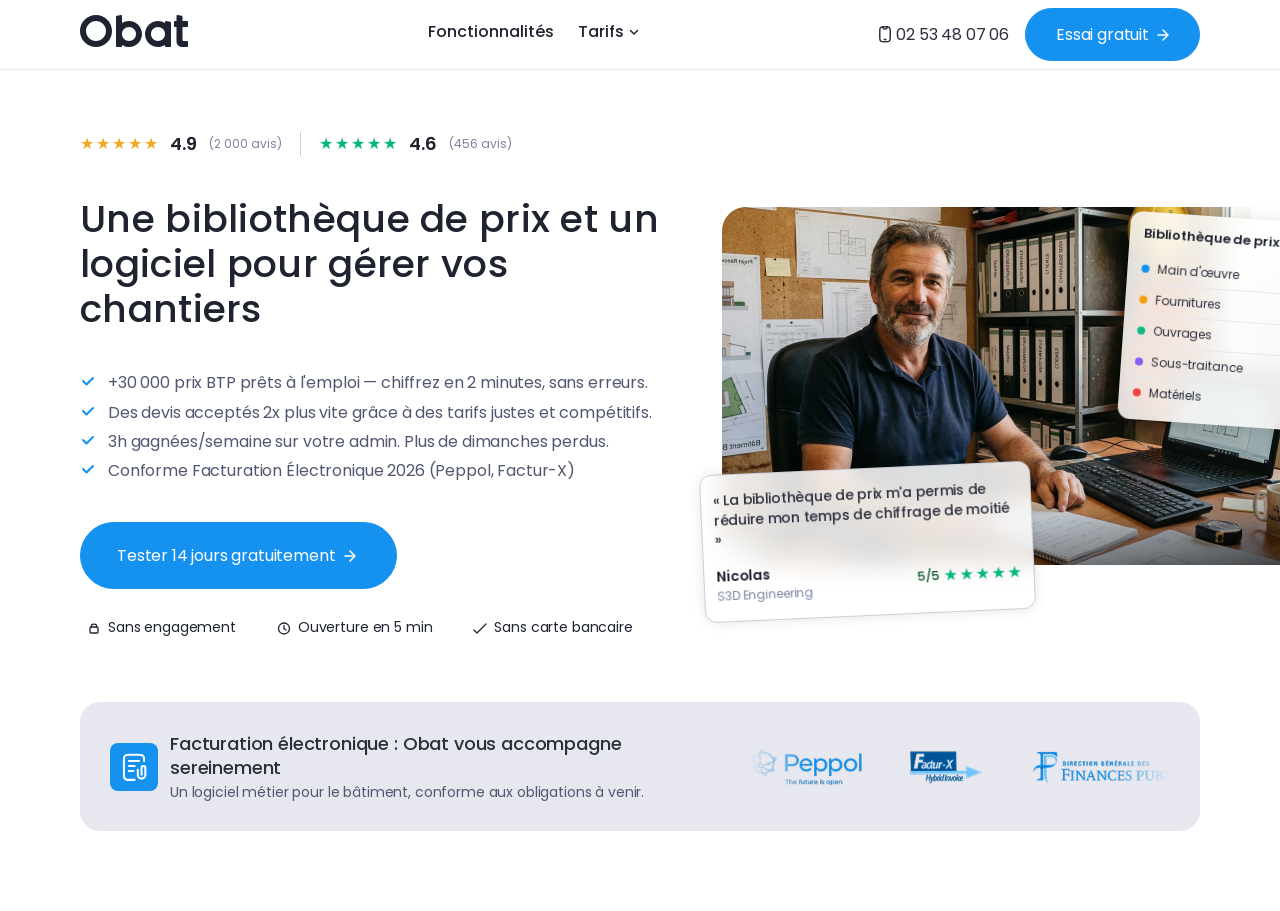
<file: Test4/index.html>
<!DOCTYPE html>
<html lang="fr">
<head>
  <meta charset="UTF-8" />
  <meta name="viewport" content="width=device-width, initial-scale=1.0" />
  <meta name="robots" content="noindex, nofollow" />
  <title>Obat – Bibliothèque de prix et logiciel BTP</title>
  <link rel="icon" type="image/svg+xml" href="favicon.svg" />
  <link rel="preconnect" href="https://fonts.googleapis.com" />
  <link rel="preconnect" href="https://fonts.gstatic.com" crossorigin />
  <link href="https://fonts.googleapis.com/css2?family=Poppins:wght@400;500;600&display=swap" rel="stylesheet" />
  <link rel="stylesheet" href="styles.css" />
</head>
<body>

  <!-- ===================== NAV ===================== -->
  <header data-section="nav" class="nav" role="banner">
    <div class="nav__inner">

      <a data-ui="logo" href="/" class="nav__logo" aria-label="Obat – Accueil">
        <svg width="108" height="32" viewBox="0 0 108 32" fill="none" xmlns="http://www.w3.org/2000/svg" aria-hidden="true">
          <path fill-rule="evenodd" clip-rule="evenodd" d="M36.8368 0.676248C36.3541 0.756094 36 1.17354 36 1.66284V31C36 31.5523 36.4477 32 37 32H41C41.5523 32 42 31.5523 42 31V29.9563C44.0206 31.25 46.4227 32 49 32C56.1797 32 62 26.1797 62 19C62 11.8203 56.1797 5.99996 49 5.99996C46.4227 5.99996 44.0206 6.74996 42 8.0436V1.00125C42 0.383807 41.446 -0.0861036 40.8368 0.0146515L36.8368 0.676248ZM56 19C56 22.8659 52.866 26 49 26C45.134 26 42 22.8659 42 19C42 15.134 45.134 12 49 12C52.866 12 56 15.134 56 19Z" fill="#1E232F"/>
          <path fill-rule="evenodd" clip-rule="evenodd" d="M85 29.9564C82.9794 31.25 80.5772 32 78 32C70.8203 32 65 26.1797 65 19C65 11.8203 70.8203 6.00001 78 6.00001C80.5772 6.00001 82.9794 6.75 85 8.04364V7.00378C85 6.38584 85.5548 5.9158 86.1644 6.01739L90.1644 6.68405C90.6466 6.76442 91 7.18161 91 7.67044V31C91 31.5523 90.5522 32 90 32H86C85.4477 32 85 31.5523 85 31V29.9564ZM85 19C85 22.866 81.866 26 78 26C74.134 26 71 22.866 71 19C71 15.134 74.134 12 78 12C81.866 12 85 15.134 85 19Z" fill="#1E232F"/>
          <path fill-rule="evenodd" clip-rule="evenodd" d="M16 32C24.8365 32 32 24.8365 32 16C32 7.16344 24.8365 0 16 0C7.16344 0 0 7.16344 0 16C0 24.8365 7.16344 32 16 32ZM16 26C21.5228 26 26 21.5228 26 16C26 10.4771 21.5228 6 16 6C10.4771 6 6 10.4771 6 16C6 21.5228 10.4771 26 16 26Z" fill="#1E232F"/>
          <path d="M96.5 1.00273C96.5 0.384794 97.0548 -0.0852478 97.6644 0.0163408L101.664 0.683007C102.147 0.763372 102.5 1.18056 102.5 1.6694V6.00002H107C107.552 6.00002 108 6.44773 108 7.00001V11C108 11.5523 107.552 12 107 12H102.5V25C102.5 25.5523 102.948 26 103.5 26H107C107.552 26 108 26.4477 108 27V31C108 31.5523 107.552 32 107 32L102 32C98.9624 32 96.5 29.5376 96.5 26.5V12H95C94.4477 12 94 11.5523 94 11V7.00001C94 6.44773 94.4477 6.00002 95 6.00002H96.5V1.00273Z" fill="#1E232F"/>
        </svg>
      </a>

      <nav data-ui="menu" id="nav-menu" class="nav__menu" aria-label="Navigation principale">
        <ul class="nav__list" role="list">
          <li class="nav__item">
            <a href="#fonctionnalites" class="nav__link">Fonctionnalités</a>
          </li>
          <li class="nav__item">
            <a href="#tarifs" class="nav__link nav__link--dropdown" aria-haspopup="true" aria-expanded="false">
              Tarifs
              <svg class="nav__chevron" width="12" height="12" viewBox="0 0 12 12" fill="none" aria-hidden="true">
                <path d="M2.5 4.5L6 8L9.5 4.5" stroke="#1e232f" stroke-width="1.5" stroke-linecap="round" stroke-linejoin="round"/>
              </svg>
            </a>
          </li>
        </ul>
      </nav>

      <div data-ui="actions" class="nav__actions">
        <a data-ui="phone" href="tel:+33253480706" class="nav__phone">
          <svg width="12" height="17" viewBox="0 0 12 17" fill="none" aria-hidden="true" xmlns="http://www.w3.org/2000/svg">
            <path d="M5.25 13.5001H6.75M0.75 6.00012C0.75 3.52512 0.75 2.28762 1.51875 1.51887C2.2875 0.750116 3.525 0.750116 6 0.750116C8.475 0.750116 9.7125 0.750116 10.4813 1.51887C11.25 2.28762 11.25 3.52512 11.25 6.00012V10.5001C11.25 12.9751 11.25 14.2126 10.4813 14.9814C9.7125 15.7501 8.475 15.7501 6 15.7501C3.525 15.7501 2.2875 15.7501 1.51875 14.9814C0.75 14.2126 0.75 12.9751 0.75 10.5001V6.00012Z" stroke="#2C2F3D" stroke-width="1.5" stroke-linecap="round" stroke-linejoin="round"/>
            <path d="M3.75 0.750116L3.81675 1.15062C3.9615 2.01837 4.03425 2.45262 4.33125 2.71662C4.6425 2.99187 5.082 3.00012 6 3.00012C6.918 3.00012 7.3575 2.99262 7.66875 2.71662C7.9665 2.45262 8.0385 2.01912 8.18325 1.15062L8.25 0.750116" stroke="#2C2F3D" stroke-width="1.5" stroke-linecap="round" stroke-linejoin="round"/>
          </svg>
          02 53 48 07 06
        </a>
        <a data-ui="cta" href="#essai" class="btn btn--primary btn--sm">
          Essai gratuit
          <svg width="12" height="12" viewBox="0 0 12 12" fill="none" aria-hidden="true">
            <path d="M6 1L11 6L6 11M11 6H1" stroke="white" stroke-width="1.5" stroke-linecap="round" stroke-linejoin="round"/>
          </svg>
        </a>
        <!-- Hamburger — mobile only -->
        <button data-ui="hamburger" class="nav__hamburger" aria-label="Ouvrir le menu" aria-expanded="false" aria-controls="nav-menu">
          <span></span>
          <span></span>
          <span></span>
        </button>
      </div>

    </div>
  </header>

  <main>
    <!-- ===================== HERO ===================== -->
    <section data-section="hero" class="hero" aria-labelledby="hero-title">
      <div class="hero__inner">

        <!-- Left column -->
        <div data-ui="content" class="hero__left">

          <div data-ui="ratings" class="hero__ratings">
            <div class="rating" aria-label="Note Google 4,9 sur 5 basée sur 2000 avis">
              <div class="rating__stars" aria-hidden="true">
                <span class="star star--full">★</span>
                <span class="star star--full">★</span>
                <span class="star star--full">★</span>
                <span class="star star--full">★</span>
                <span class="star star--full">★</span>
              </div>
              <span class="rating__score">4.9</span>
              <span class="rating__count">(2 000 avis)</span>
            </div>

            <div class="rating__divider" aria-hidden="true"></div>

            <div class="rating" aria-label="Note Trustpilot 4,6 sur 5 basée sur 456 avis">
              <div class="rating__stars rating__stars--trustpilot" aria-hidden="true">
                <span class="star star--tp">★</span>
                <span class="star star--tp">★</span>
                <span class="star star--tp">★</span>
                <span class="star star--tp">★</span>
                <span class="star star--tp-half">★</span>
              </div>
              <span class="rating__score">4.6</span>
              <span class="rating__count">(456 avis)</span>
            </div>
          </div>

          <h1 data-ui="title" class="hero__title" id="hero-title">
            Une bibliothèque de prix et un logiciel pour gérer vos chantiers
          </h1>

          <ul data-ui="benefits" class="hero__benefits" role="list">
            <li class="hero__benefit">
              <svg class="hero__check" width="16" height="16" viewBox="0 0 16 16" fill="none" aria-hidden="true">
                <path d="M3 8L6.5 11.5L13 5" stroke="#1591f0" stroke-width="2" stroke-linecap="round" stroke-linejoin="round"/>
              </svg>
              +30 000 prix BTP prêts à l'emploi — chiffrez en 2 minutes, sans erreurs.
            </li>
            <li class="hero__benefit">
              <svg class="hero__check" width="16" height="16" viewBox="0 0 16 16" fill="none" aria-hidden="true">
                <path d="M3 8L6.5 11.5L13 5" stroke="#1591f0" stroke-width="2" stroke-linecap="round" stroke-linejoin="round"/>
              </svg>
              Des devis acceptés 2x plus vite grâce à des tarifs justes et compétitifs.
            </li>
            <li class="hero__benefit">
              <svg class="hero__check" width="16" height="16" viewBox="0 0 16 16" fill="none" aria-hidden="true">
                <path d="M3 8L6.5 11.5L13 5" stroke="#1591f0" stroke-width="2" stroke-linecap="round" stroke-linejoin="round"/>
              </svg>
              3h gagnées/semaine sur votre admin. Plus de dimanches perdus.
            </li>
            <li class="hero__benefit">
              <svg class="hero__check" width="16" height="16" viewBox="0 0 16 16" fill="none" aria-hidden="true">
                <path d="M3 8L6.5 11.5L13 5" stroke="#1591f0" stroke-width="2" stroke-linecap="round" stroke-linejoin="round"/>
              </svg>
              Conforme Facturation Électronique 2026 (Peppol, Factur-X)
            </li>
          </ul>

          <div data-ui="cta" class="hero__cta">
            <a href="#essai" class="btn btn--primary btn--lg">
              Tester 14 jours gratuitement
              <svg width="12" height="12" viewBox="0 0 12 12" fill="none" aria-hidden="true">
                <path d="M6 1L11 6L6 11M11 6H1" stroke="white" stroke-width="1.5" stroke-linecap="round" stroke-linejoin="round"/>
              </svg>
            </a>

            <ul data-ui="reassurances" class="hero__reassurances" role="list">
              <li class="hero__reassurance">
                <svg width="16" height="16" viewBox="0 0 16 16" fill="none" aria-hidden="true">
                  <rect x="4" y="7" width="8" height="6" rx="1" stroke="#1e232f" stroke-width="1.3"/>
                  <path d="M5.5 7V5.5C5.5 3.567 10.5 3.567 10.5 5.5V7" stroke="#1e232f" stroke-width="1.3" stroke-linecap="round"/>
                </svg>
                Sans engagement
              </li>
              <li class="hero__reassurance">
                <svg width="16" height="16" viewBox="0 0 16 16" fill="none" aria-hidden="true">
                  <circle cx="8" cy="8.5" r="5.5" stroke="#1e232f" stroke-width="1.3"/>
                  <path d="M8 5.5V8.5L10 10" stroke="#1e232f" stroke-width="1.3" stroke-linecap="round" stroke-linejoin="round"/>
                </svg>
                Ouverture en 5 min
              </li>
              <li class="hero__reassurance">
                <svg width="16" height="16" viewBox="0 0 16 16" fill="none" aria-hidden="true">
                  <path d="M2 10L5 13L14 4" stroke="#1e232f" stroke-width="1.3" stroke-linecap="round" stroke-linejoin="round"/>
                </svg>
                Sans carte bancaire
              </li>
            </ul>
          </div>

        </div>

        <!-- Right column: visual -->
        <div data-ui="visual" class="hero__right" aria-hidden="true">
          <div class="hero__visual">
            <img
              data-ui="photo"
              class="hero__photo"
              src="placeholder.png"
              alt="Artisan BTP utilisant Obat sur ordinateur"
              width="602"
              height="380"
              loading="eager"
            />

            <!-- Floating card: bibliothèque de prix -->
            <div data-ui="library-card" class="hero__card hero__card--library" role="img" aria-label="Bibliothèque de prix – Main d'oeuvre, Fournitures, Ouvrages, Sous-traitance, Matériels">
              <div class="library-card">
                <div class="library-card__header">
                  <span class="library-card__title">Bibliothèque de prix</span>
                  <svg width="14" height="14" viewBox="0 0 14 14" fill="none" aria-hidden="true">
                    <circle cx="6" cy="6" r="4" stroke="#7C83A1" stroke-width="1.3"/>
                    <path d="M9 9L11.5 11.5" stroke="#7C83A1" stroke-width="1.3" stroke-linecap="round"/>
                  </svg>
                </div>
                <ul class="library-card__list">
                  <li class="library-card__item">
                    <span class="library-card__dot" style="background:#1591F0"></span>
                    <span class="library-card__name">Main d'œuvre</span>
                    <svg width="12" height="12" viewBox="0 0 12 12" fill="none" aria-hidden="true"><path d="M4.5 9L7.5 6L4.5 3" stroke="#7C83A1" stroke-width="1.3" stroke-linecap="round" stroke-linejoin="round"/></svg>
                  </li>
                  <li class="library-card__item">
                    <span class="library-card__dot" style="background:#F59E0B"></span>
                    <span class="library-card__name">Fournitures</span>
                    <svg width="12" height="12" viewBox="0 0 12 12" fill="none" aria-hidden="true"><path d="M4.5 9L7.5 6L4.5 3" stroke="#7C83A1" stroke-width="1.3" stroke-linecap="round" stroke-linejoin="round"/></svg>
                  </li>
                  <li class="library-card__item">
                    <span class="library-card__dot" style="background:#10B981"></span>
                    <span class="library-card__name">Ouvrages</span>
                    <svg width="12" height="12" viewBox="0 0 12 12" fill="none" aria-hidden="true"><path d="M4.5 9L7.5 6L4.5 3" stroke="#7C83A1" stroke-width="1.3" stroke-linecap="round" stroke-linejoin="round"/></svg>
                  </li>
                  <li class="library-card__item">
                    <span class="library-card__dot" style="background:#8B5CF6"></span>
                    <span class="library-card__name">Sous-traitance</span>
                    <svg width="12" height="12" viewBox="0 0 12 12" fill="none" aria-hidden="true"><path d="M4.5 9L7.5 6L4.5 3" stroke="#7C83A1" stroke-width="1.3" stroke-linecap="round" stroke-linejoin="round"/></svg>
                  </li>
                  <li class="library-card__item">
                    <span class="library-card__dot" style="background:#EF4444"></span>
                    <span class="library-card__name">Matériels</span>
                    <svg width="12" height="12" viewBox="0 0 12 12" fill="none" aria-hidden="true"><path d="M4.5 9L7.5 6L4.5 3" stroke="#7C83A1" stroke-width="1.3" stroke-linecap="round" stroke-linejoin="round"/></svg>
                  </li>
                </ul>
              </div>
            </div>

            <!-- Floating card: testimonial -->
            <div data-ui="testimonial" class="hero__card hero__card--testimonial">
              <blockquote class="testimonial-card">
                <p class="testimonial-card__quote">
                  « La bibliothèque de prix m'a permis de réduire mon temps de chiffrage de moitié »
                </p>
                <footer class="testimonial-card__footer">
                  <div>
                    <cite class="testimonial-card__author">Nicolas</cite>
                    <span class="testimonial-card__company">S3D Engineering</span>
                  </div>
                  <div class="testimonial-card__rating">
                    <span class="testimonial-card__score">5/5</span>
                    <div class="rating__stars rating__stars--trustpilot" aria-label="5 étoiles">
                      <span class="star star--tp">★</span>
                      <span class="star star--tp">★</span>
                      <span class="star star--tp">★</span>
                      <span class="star star--tp">★</span>
                      <span class="star star--tp">★</span>
                    </div>
                  </div>
                </footer>
              </blockquote>
            </div>
          </div>
        </div>

      </div>
    </section>

    <!-- ===================== BANNER ===================== -->
    <section data-section="banner" class="banner" aria-labelledby="banner-title">
      <div class="banner__inner">
        <div data-ui="text" class="banner__left">
          <div class="banner__icon" aria-hidden="true">
            <img
              src="logo-icon.svg"
              alt=""
              width="48"
              height="48"
            />
          </div>
          <div class="banner__text">
            <p id="banner-title" class="banner__heading">
              Facturation électronique : Obat vous accompagne sereinement
            </p>
            <p class="banner__sub">
              Un logiciel métier pour le bâtiment, conforme aux obligations à venir.
            </p>
          </div>
        </div>
        <div data-ui="logos" class="banner__logos">
          <div class="logos-ticker" aria-label="Logos partenaires">
            <div class="logos-ticker__track">
              <img src="logo-peppol.png"  alt="Peppol"                                        height="36" />
              <img src="logo-facturx.png" alt="Factur-X"                                      height="36" />
              <img src="logo-dgfip.png"   alt="Direction Générale des Finances Publiques"     height="36" />
              <!-- duplicate for seamless loop -->
              <img src="logo-peppol.png"  alt="" aria-hidden="true" height="36" />
              <img src="logo-facturx.png" alt="" aria-hidden="true" height="36" />
              <img src="logo-dgfip.png"   alt="" aria-hidden="true" height="36" />
            </div>
          </div>
        </div>
      </div>
    </section>

  </main>

  <script>
    // Hamburger toggle
    const burger = document.querySelector('[data-ui="hamburger"]');
    const menu   = document.getElementById('nav-menu');
    if (burger && menu) {
      burger.addEventListener('click', () => {
        const open = burger.getAttribute('aria-expanded') === 'true';
        burger.setAttribute('aria-expanded', String(!open));
      });
    }
  </script>
</body>
</html>
</file>
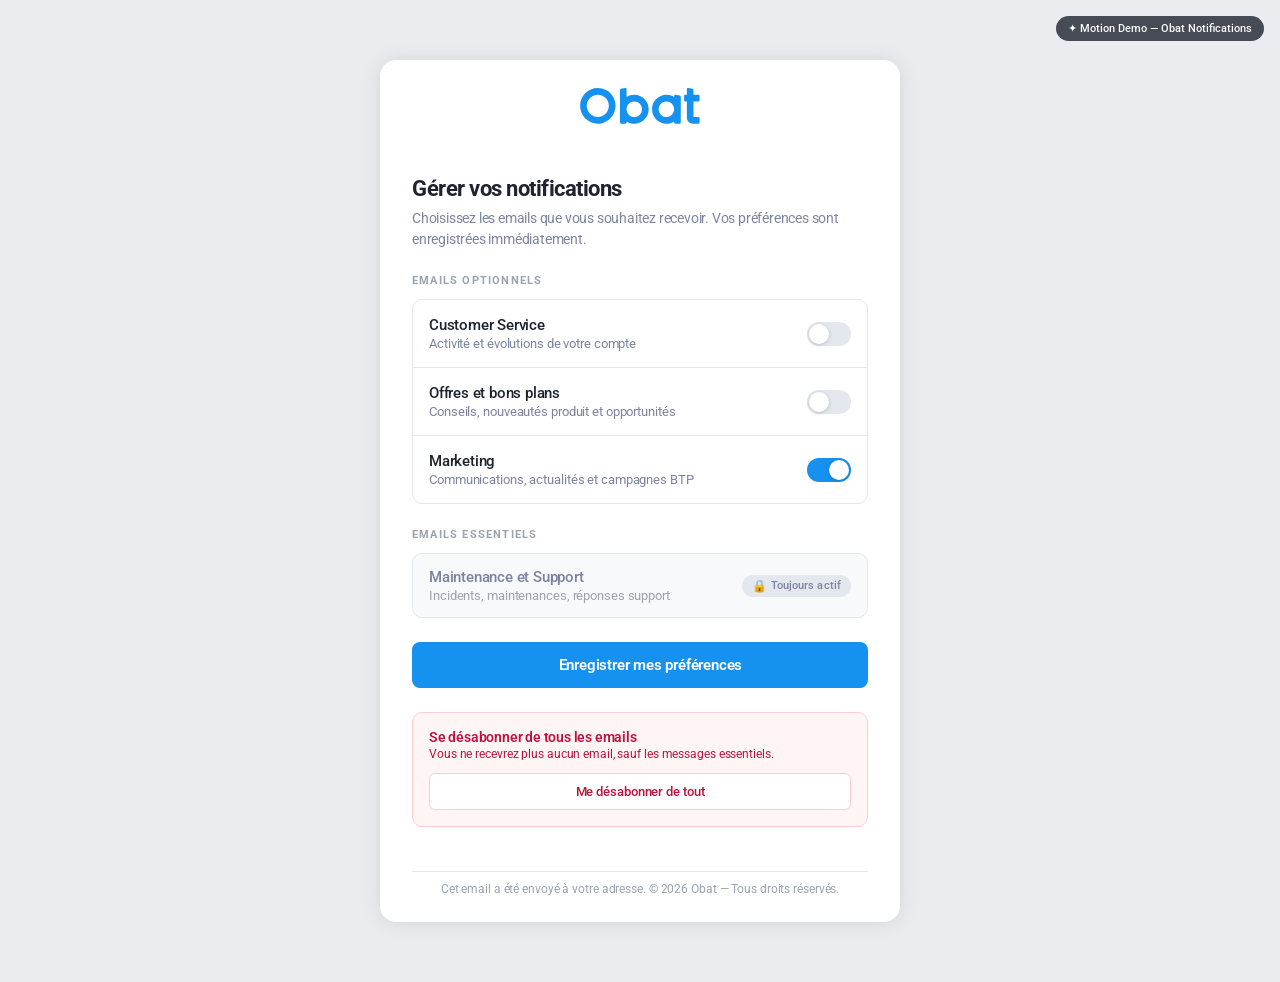
<file: obat-email-preferences-motion.html>
<!DOCTYPE html>
<html lang="fr">
<head>
  <meta charset="UTF-8" />
  <meta name="viewport" content="width=device-width, initial-scale=1.0" />
  <title>Obat — Gérer vos notifications (Motion Demo)</title>
  <link href="https://fonts.googleapis.com/css2?family=Roboto:wght@400;500;600;700&display=swap" rel="stylesheet" />
  <style>

    /* ── REDUCED MOTION — CRITICAL ── */
    @media (prefers-reduced-motion: reduce) {
      *, *::before, *::after {
        animation-duration: 0.01ms !important;
        transition-duration: 0.01ms !important;
      }
    }

    /* ── TOKENS ── */
    :root {
      --blue: #1591f0;
      --blue-hover: rgba(21,145,240,0.35);
      --black: #1e232f;
      --grey-text: #7c83a1;
      --grey-muted: #9ca3af;
      --grey-border: #e5e7ef;
      --grey-bg: #f8f9fa;
      --grey-toggle: #e5e7ef;
      --red: #be123c;
      --red-bg: #fff5f5;
      --red-border: #fecdd3;
      --green: #16a34a;
      --ease-spring: cubic-bezier(0.34, 1.56, 0.64, 1);
      --ease-out: cubic-bezier(0.16, 1, 0.3, 1);
    }

    *, *::before, *::after { box-sizing: border-box; margin: 0; padding: 0; }

    body {
      font-family: 'Roboto', sans-serif;
      background: #ebecf0;
      min-height: 100vh;
      display: flex;
      flex-direction: column;
      align-items: center;
      justify-content: center;
      padding: 60px 20px;
    }

    /* ── BADGE ── */
    .demo-badge {
      position: fixed; top: 16px; right: 16px;
      background: var(--black); color: white;
      font-size: 11px; font-weight: 500;
      padding: 6px 12px; border-radius: 99px;
      opacity: 0.8; z-index: 99;
    }

    /* ══════════════════════════════════════
       CARD — entrance animation (Jakub)
    ══════════════════════════════════════ */
    .card {
      background: white;
      border-radius: 16px;
      box-shadow: 0 0 20px rgba(0,0,0,0.10);
      width: 520px;
      max-width: 100%;
      overflow: hidden;

      /* Jakub entrance */
      animation: card-in 0.5s var(--ease-out) both;
    }

    @keyframes card-in {
      from {
        opacity: 0;
        transform: translateY(14px);
        filter: blur(5px);
      }
      to {
        opacity: 1;
        transform: translateY(0);
        filter: blur(0px);
      }
    }

    /* ── LOGO BAR ── */
    .logo-bar {
      display: flex;
      align-items: center;
      justify-content: center;
      padding: 28px 32px 24px;
    }
    .logo {
      font-size: 36px;
      font-weight: 700;
      color: var(--blue);
      letter-spacing: -1px;
    }

    /* ── BODY ── */
    .body {
      display: flex;
      flex-direction: column;
      gap: 24px;
      padding: 28px 32px;
    }

    /* ── TITLE BLOCK ── */
    .title-block { display: flex; flex-direction: column; gap: 6px; }
    .title {
      font-size: 22px; font-weight: 700;
      color: var(--black); letter-spacing: -0.5px;
      line-height: 1.2;
    }
    .subtitle {
      font-size: 14px; font-weight: 400;
      color: var(--grey-text); line-height: 1.5;
      letter-spacing: -0.2px;
    }

    /* ── SECTION LABEL ── */
    .section-label {
      font-size: 11px; font-weight: 700;
      color: var(--grey-muted);
      letter-spacing: 1.2px;
      text-transform: uppercase;
      margin-bottom: 12px;
    }

    /* ══════════════════════════════════════
       OPT ROWS — hover state (Jakub)
    ══════════════════════════════════════ */
    .opt-rows {
      border: 1px solid var(--grey-border);
      border-radius: 10px;
      overflow: hidden;
    }

    .opt-row {
      display: flex;
      align-items: center;
      justify-content: space-between;
      padding: 16px;
      cursor: pointer;
      /* Jakub hover */
      transition: background 160ms ease;
      position: relative;
    }
    .opt-row + .opt-row {
      border-top: 1px solid var(--grey-border);
    }
    .opt-row:hover { background: var(--grey-bg); }
    .opt-row:first-child { border-radius: 9px 9px 0 0; }
    .opt-row:last-child  { border-radius: 0 0 9px 9px; }

    .row-left { display: flex; flex-direction: column; gap: 2px; }
    .row-title {
      font-size: 15px; font-weight: 500;
      color: var(--black); letter-spacing: -0.2px;
    }
    .row-desc {
      font-size: 13px; font-weight: 400;
      color: var(--grey-text); letter-spacing: -0.1px;
    }

    /* ══════════════════════════════════════
       TOGGLE — spring thumb + squish (Jhey)
    ══════════════════════════════════════ */
    .toggle {
      width: 44px; height: 24px;
      background: var(--grey-toggle);
      border-radius: 99px;
      position: relative;
      cursor: pointer;
      flex-shrink: 0;
      /* background color transition */
      transition: background 260ms var(--ease-out);
      -webkit-tap-highlight-color: transparent;
      outline: none;
      border: none;
    }
    .toggle:focus-visible {
      box-shadow: 0 0 0 3px rgba(21,145,240,0.3);
    }
    .toggle.on { background: var(--blue); }

    /* Thumb */
    .toggle::after {
      content: '';
      position: absolute;
      top: 2px; left: 2px;
      width: 20px; height: 20px;
      background: white;
      border-radius: 50%;
      box-shadow: 0 1px 4px rgba(0,0,0,0.18);
      /* spring — Jhey */
      transition:
        transform 280ms var(--ease-spring),
        width 160ms var(--ease-out);
    }
    .toggle.on::after {
      transform: translateX(20px);
    }

    /* Squish au clic */
    .toggle:active::after {
      width: 24px;
    }
    .toggle.on:active::after {
      width: 24px;
      transform: translateX(16px);
    }

    /* ── TRANS ROW (locked) ── */
    .trans-row {
      background: var(--grey-bg);
      border: 1px solid var(--grey-border);
      border-radius: 10px;
      display: flex;
      align-items: center;
      justify-content: space-between;
      padding: 14px 16px;
    }
    .trans-left { display: flex; flex-direction: column; gap: 2px; }
    .trans-title {
      font-size: 15px; font-weight: 500;
      color: var(--grey-text); letter-spacing: -0.2px;
    }
    .trans-desc {
      font-size: 13px; font-weight: 400;
      color: var(--grey-muted); letter-spacing: -0.1px;
    }
    .lock-badge {
      display: flex; align-items: center; gap: 4px;
      background: var(--grey-border);
      padding: 4px 10px; border-radius: 20px;
      flex-shrink: 0;
      position: relative;
    }
    .lock-icon { font-size: 12px; }
    .lock-text {
      font-size: 11px; font-weight: 500;
      color: var(--grey-text); letter-spacing: 0.1px;
      white-space: nowrap;
    }

    /* Lock tooltip */
    .lock-badge::before {
      content: 'Impossible de désactiver';
      position: absolute;
      bottom: calc(100% + 8px);
      right: 0;
      background: var(--black);
      color: white;
      font-size: 11px;
      font-weight: 400;
      padding: 5px 10px;
      border-radius: 6px;
      white-space: nowrap;
      pointer-events: none;
      opacity: 0;
      transform: translateY(4px);
      transition: opacity 150ms ease, transform 150ms var(--ease-out);
    }
    .lock-badge::after {
      content: '';
      position: absolute;
      bottom: calc(100% + 3px);
      right: 16px;
      border: 5px solid transparent;
      border-top-color: var(--black);
      pointer-events: none;
      opacity: 0;
      transition: opacity 150ms ease;
    }
    .lock-badge:hover::before,
    .lock-badge:hover::after {
      opacity: 1;
      transform: translateY(0);
    }

    /* ══════════════════════════════════════
       CTA BUTTON — press + save feedback (Emil + Jakub)
    ══════════════════════════════════════ */
    .cta-btn {
      width: 100%;
      background: var(--blue);
      color: white;
      border: none;
      border-radius: 8px;
      padding: 14px 24px;
      font-family: 'Roboto', sans-serif;
      font-size: 15px;
      font-weight: 600;
      letter-spacing: -0.2px;
      cursor: pointer;
      display: flex;
      align-items: center;
      justify-content: center;
      gap: 8px;
      /* Emil press feedback */
      transition:
        transform 80ms ease,
        opacity 150ms ease,
        background 300ms var(--ease-out),
        box-shadow 200ms ease;
    }
    .cta-btn:hover {
      opacity: 0.92;
      box-shadow: 0 4px 20px var(--blue-hover);
    }
    .cta-btn:active {
      transform: scale(0.98);
      opacity: 0.85;
    }
    .cta-btn.success {
      background: var(--green);
      transform: scale(1.01);
      box-shadow: 0 4px 20px rgba(22,163,74,0.3);
    }
    .cta-btn .check-icon {
      display: inline-block;
      opacity: 0;
      transform: scale(0.5) rotate(-10deg);
      transition:
        opacity 200ms ease,
        transform 300ms var(--ease-spring);
    }
    .cta-btn.success .check-icon {
      opacity: 1;
      transform: scale(1) rotate(0deg);
    }

    /* ══════════════════════════════════════
       DANGER ZONE — friction visuelle (Emil)
    ══════════════════════════════════════ */
    .danger {
      background: var(--red-bg);
      border: 1px solid var(--red-border);
      border-radius: 10px;
      padding: 16px;
      display: flex;
      flex-direction: column;
      gap: 10px;
    }
    .danger-title {
      font-size: 14px; font-weight: 600;
      color: var(--red); letter-spacing: -0.2px;
    }
    .danger-desc {
      font-size: 12px; font-weight: 400;
      color: var(--red); letter-spacing: -0.1px;
      line-height: 1.5;
    }

    .danger-btn {
      width: 100%;
      background: white;
      border: 1px solid var(--red-border);
      border-radius: 6px;
      padding: 10px 16px;
      font-family: 'Roboto', sans-serif;
      font-size: 13px;
      font-weight: 500;
      color: var(--red);
      letter-spacing: -0.1px;
      cursor: pointer;
      /* Emil friction — transition plus lente = sentiment de poids */
      transition:
        background 200ms ease,
        color 200ms ease,
        border-color 200ms ease,
        transform 100ms ease;
    }
    .danger-btn:hover {
      background: #fff1f2;
      color: #9f1239;
      border-color: #fda4af;
    }
    .danger-btn:active {
      transform: scale(0.97);
    }

    /* Shake sur confirm */
    .danger-btn.shake {
      animation: shake 400ms ease;
    }
    @keyframes shake {
      0%   { transform: translateX(0); }
      15%  { transform: translateX(-5px); }
      30%  { transform: translateX(5px); }
      45%  { transform: translateX(-4px); }
      60%  { transform: translateX(4px); }
      75%  { transform: translateX(-2px); }
      90%  { transform: translateX(2px); }
      100% { transform: translateX(0); }
    }

    /* ── FOOTER ── */
    .footer-div {
      display: flex;
      flex-direction: column;
      gap: 8px;
      align-items: center;
      padding: 16px 32px 24px;
    }
    .sep {
      width: 100%;
      height: 1px;
      background: var(--grey-border);
    }
    .footer-text {
      font-size: 12px; font-weight: 400;
      color: var(--grey-muted);
      text-align: center;
      line-height: 1.5;
      letter-spacing: -0.1px;
    }

    /* ══════════════════════════════════════
       TOAST NOTIFICATION — Jakub
    ══════════════════════════════════════ */
    .toast {
      position: fixed;
      bottom: 32px;
      left: 50%;
      transform: translateX(-50%) translateY(80px);
      background: var(--black);
      color: white;
      font-size: 14px;
      font-weight: 500;
      padding: 12px 20px;
      border-radius: 10px;
      box-shadow: 0 8px 32px rgba(0,0,0,0.2);
      display: flex;
      align-items: center;
      gap: 8px;
      white-space: nowrap;
      z-index: 999;
      opacity: 0;
      transition:
        transform 380ms var(--ease-spring),
        opacity 300ms ease;
      pointer-events: none;
    }
    .toast.visible {
      opacity: 1;
      transform: translateX(-50%) translateY(0);
    }


  </style>
</head>
<body>

  <div class="demo-badge">✦ Motion Demo — Obat Notifications</div>

  <!-- Toast -->
  <div class="toast" id="toast">✓ Préférences enregistrées avec succès</div>

  <!-- ══ CARD ══ -->
  <div class="card">

    <!-- Logo -->
    <div class="logo-bar">
      <svg width="120" height="36" viewBox="0 0 163 49" fill="none" xmlns="http://www.w3.org/2000/svg">
        <path fill-rule="evenodd" clip-rule="evenodd" d="M24.088 48.6181C37.3913 48.6181 48.176 37.7344 48.176 24.309C48.176 10.8837 37.3913 0 24.088 0C10.7847 0 0 10.8837 0 24.309C0 37.7344 10.7847 48.6181 24.088 48.6181ZM24.088 39.5022C32.4024 39.5022 39.143 32.6997 39.143 24.309C39.143 15.9184 32.4024 9.11589 24.088 9.11589C15.7736 9.11589 9.033 15.9184 9.033 24.309C9.033 32.6997 15.7736 39.5022 24.088 39.5022ZM54.1982 2.52674C54.1982 1.78261 54.7308 1.14922 55.4574 1.02768V1.02633L61.4794 0.0215545C62.3974 -0.131052 63.2312 0.582013 63.2312 1.52061V12.2206C66.2729 10.2557 69.8901 9.11583 73.7696 9.11583C84.5785 9.11583 93.3411 17.9589 93.3411 28.8669C93.3411 39.7749 84.5785 48.618 73.7696 48.618C69.8901 48.618 66.2729 47.4782 63.2312 45.5132V47.0987C63.2312 47.9374 62.5567 48.618 61.7257 48.618H55.7037C54.8726 48.618 54.1982 47.9374 54.1982 47.0987V2.52674ZM73.7696 39.5021C79.5896 39.5021 84.3081 34.7403 84.3081 28.8669C84.3081 22.9936 79.5896 18.2317 73.7696 18.2317C67.9497 18.2317 63.2312 22.9936 63.2312 28.8669C63.2312 34.7403 67.9497 39.5021 73.7696 39.5021ZM117.43 48.6181C121.31 48.6181 124.927 47.4783 127.969 45.5133V47.0988C127.969 47.9375 128.643 48.6181 129.474 48.6181H135.496C136.327 48.6181 137.002 47.9375 137.002 47.0988V11.6535C137.002 10.9107 136.469 10.276 135.744 10.1544L129.722 9.14157C128.804 8.98761 127.969 9.70202 127.969 10.6406V12.2207C124.927 10.2557 121.31 9.11591 117.43 9.11591C106.621 9.11591 97.8586 17.959 97.8586 28.867C97.8586 39.775 106.621 48.6181 117.43 48.6181ZM117.43 39.5022C123.25 39.5022 127.969 34.7403 127.969 28.867C127.969 22.9937 123.25 18.2318 117.43 18.2318C111.61 18.2318 106.892 22.9937 106.892 28.867C106.892 34.7403 111.61 39.5022 117.43 39.5022ZM147.033 0.0243802C146.116 -0.129577 145.28 0.584838 145.28 1.52344V9.11596H143.022C142.191 9.11596 141.517 9.79661 141.517 10.6353V16.7125C141.517 17.5512 142.191 18.2318 143.022 18.2318H145.28V40.2612C145.28 44.8773 148.988 48.6181 153.561 48.6181H161.088C161.919 48.6181 162.594 47.9375 162.594 47.0988V41.0216C162.594 40.1829 161.919 39.5023 161.088 39.5023H155.818C154.987 39.5023 154.313 38.8216 154.313 37.9829V18.2318H161.088C161.919 18.2318 162.594 17.5512 162.594 16.7125V10.6353C162.594 9.79661 161.919 9.11596 161.088 9.11596H154.313V2.53631C154.313 1.79354 153.782 1.1588 153.055 1.03726L147.033 0.0243802Z" fill="#1591F0"/>
      </svg>
    </div>

    <!-- Body -->
    <div class="body">

      <!-- Title -->
      <div class="title-block">
        <p class="title">Gérer vos notifications</p>
        <p class="subtitle">Choisissez les emails que vous souhaitez recevoir. Vos préférences sont enregistrées immédiatement.</p>
      </div>

      <!-- Optional emails -->
      <div>
        <p class="section-label">Emails optionnels</p>
        <div class="opt-rows">

          <div class="opt-row" onclick="toggleRow(this)">
            <div class="row-left">
              <p class="row-title">Customer Service</p>
              <p class="row-desc">Activité et évolutions de votre compte</p>
            </div>
            <button class="toggle" aria-label="Activer Customer Service" role="switch" aria-checked="false"></button>
          </div>

          <div class="opt-row" onclick="toggleRow(this)">
            <div class="row-left">
              <p class="row-title">Offres et bons plans</p>
              <p class="row-desc">Conseils, nouveautés produit et opportunités</p>
            </div>
            <button class="toggle" aria-label="Activer Offres" role="switch" aria-checked="false"></button>
          </div>

          <div class="opt-row" onclick="toggleRow(this)">
            <div class="row-left">
              <p class="row-title">Marketing</p>
              <p class="row-desc">Communications, actualités et campagnes BTP</p>
            </div>
            <button class="toggle on" aria-label="Activer Marketing" role="switch" aria-checked="true"></button>
          </div>

        </div>
      </div>

      <!-- Essential emails -->
      <div>
        <p class="section-label">Emails essentiels</p>
        <div class="trans-row">
          <div class="trans-left">
            <p class="trans-title">Maintenance et Support</p>
            <p class="trans-desc">Incidents, maintenances, réponses support</p>
          </div>
          <div class="lock-badge">
            <span class="lock-icon">🔒</span>
            <span class="lock-text">Toujours actif</span>
          </div>
        </div>
      </div>

      <!-- CTA -->
      <button class="cta-btn" id="ctaBtn" onclick="savePreferences()">
        <span class="check-icon">✓</span>
        <span class="btn-text">Enregistrer mes préférences</span>
      </button>

      <!-- Danger zone -->
      <div class="danger">
        <div>
          <p class="danger-title">Se désabonner de tous les emails</p>
          <p class="danger-desc">Vous ne recevrez plus aucun email, sauf les messages essentiels.</p>
        </div>
        <button class="danger-btn" id="dangerBtn" onclick="confirmUnsubscribe()">
          Me désabonner de tout
        </button>
      </div>

    </div>

    <!-- Footer -->
    <div class="footer-div">
      <div class="sep"></div>
      <p class="footer-text">Cet email a été envoyé à votre adresse. © 2026 Obat — Tous droits réservés.</p>
    </div>

  </div>


  <script>
    /* ══ TOGGLE ══ */
    function toggleRow(row) {
      // Ignore si le clic vient du bouton directement
      const toggle = row.querySelector('.toggle');
      const isOn = toggle.classList.toggle('on');
      toggle.setAttribute('aria-checked', isOn);
    }

    // Empêcher double-trigger quand on clique directement sur le toggle
    document.querySelectorAll('.toggle').forEach(t => {
      t.addEventListener('click', e => e.stopPropagation());
      t.addEventListener('click', () => {
        const isOn = t.classList.toggle('on');
        t.setAttribute('aria-checked', isOn);
      });
    });

    /* ══ SAVE PREFERENCES ══ */
    let saving = false;
    function savePreferences() {
      if (saving) return;
      saving = true;

      const btn = document.getElementById('ctaBtn');
      const btnText = btn.querySelector('.btn-text');

      btn.classList.add('success');
      btnText.textContent = 'Préférences enregistrées';

      // Toast
      const toast = document.getElementById('toast');
      toast.classList.add('visible');

      setTimeout(() => {
        btn.classList.remove('success');
        btnText.textContent = 'Enregistrer mes préférences';
        toast.classList.remove('visible');
        saving = false;
      }, 2800);
    }

    /* ══ DANGER — shake ══ */
    let confirmStep = 0;
    function confirmUnsubscribe() {
      const btn = document.getElementById('dangerBtn');

      if (confirmStep === 0) {
        // Premier clic — demander confirmation
        btn.textContent = 'Confirmer le désabonnement ?';
        btn.style.background = '#fff1f2';
        btn.style.color = '#9f1239';
        confirmStep = 1;

        // Reset auto après 3s
        setTimeout(() => {
          if (confirmStep === 1) {
            btn.textContent = 'Me désabonner de tout';
            btn.style.background = '';
            btn.style.color = '';
            confirmStep = 0;
          }
        }, 3000);

      } else {
        // Deuxième clic — shake
        btn.classList.remove('shake');
        void btn.offsetWidth; // reflow
        btn.classList.add('shake');
        btn.textContent = 'Me désabonner de tout';
        btn.style.background = '';
        btn.style.color = '';
        confirmStep = 0;

        btn.addEventListener('animationend', () => {
          btn.classList.remove('shake');
        }, { once: true });
      }
    }
  </script>

</body>
</html>
</file>
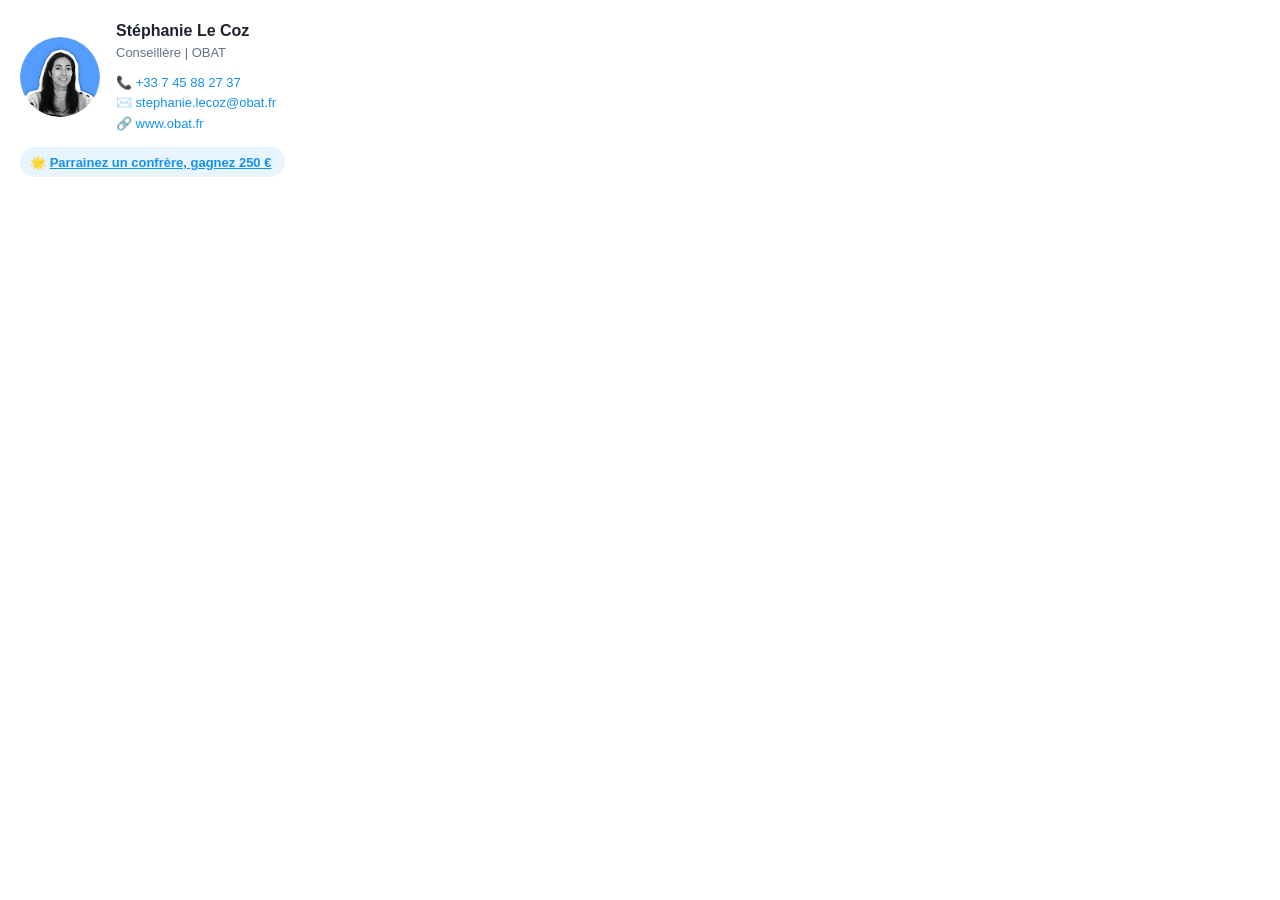
<file: Test3/signature.html>
<!DOCTYPE html>
<html lang="fr">
<head>
  <meta charset="UTF-8">
  <meta name="robots" content="noindex, nofollow" />
  <title>Signature</title>
  <style>
    /* Web preview only — email clients ignore this block */
    @media (prefers-reduced-motion: no-preference) {
      .sig-link {
        transition:
          color                  150ms ease,
          text-decoration-color  150ms ease;
      }
      .sig-badge {
        transition: transform 150ms ease;
        display: inline-block;
      }
    }

    .sig-link {
      text-decoration-color: transparent;
      text-underline-offset: 2px;
    }
    .sig-link:hover {
      color: #0d7dd4 !important;
      text-decoration: underline;
      text-decoration-color: rgba(21, 145, 240, 0.45);
    }

    .sig-badge:hover {
      transform: scale(1.02);
    }
  </style>
</head>
<body style="margin: 0; padding: 0; background: #fff; font-family: Arial, sans-serif;">

  <table cellpadding="0" cellspacing="0" border="0" style="padding: 20px;">
    <tr>
      <td>

        <!-- Profile row -->
        <table cellpadding="0" cellspacing="0" border="0" style="margin-bottom: 12px;">
          <tr>

            <!-- Profile picture -->
            <td style="vertical-align: middle; padding-right: 16px;">
              <img
                src="https://forcetreize.github.io/Preview/Test3/profil-pic.png"
                alt="Stéphanie Le Coz"
                width="80"
                height="80"
                style="border-radius: 50%; display: block; object-fit: cover;"
              />
            </td>

            <!-- Text info -->
            <td style="vertical-align: middle;">
              <p style="margin: 0 0 2px 0; font-size: 16px; font-weight: bold; color: #1e232f; line-height: 1.4;">Stéphanie Le Coz</p>
              <p style="margin: 0 0 10px 0; font-size: 13px; font-weight: normal; color: #667085; line-height: 1.4;">Conseillère | OBAT</p>

              <p style="margin: 0; font-size: 13px; line-height: 1.6; color: #1591f0;">
                📞 <a href="tel:+33745882737" class="sig-link" style="color: #1591f0; text-decoration: none;">+33 7 45 88 27 37</a>
              </p>
              <p style="margin: 0; font-size: 13px; line-height: 1.6;">
                <a href="mailto:stephanie.lecoz@obat.fr" class="sig-link" style="color: #1591f0; text-decoration: none;">✉️ stephanie.lecoz@obat.fr</a>
              </p>
              <p style="margin: 0; font-size: 13px; line-height: 1.6;">
                <a href="https://www.obat.fr" target="_blank" class="sig-link" style="color: #1591f0; text-decoration: none;">🔗 www.obat.fr</a>
              </p>
            </td>

          </tr>
        </table>

        <!-- Referral badge -->
        <table cellpadding="0" cellspacing="0" border="0">
          <tr>
            <td style="background: #e9f5fe; border-radius: 40px; padding: 6px 14px 6px 10px;">
              <a href="https://www.obat.fr/app/referral/" target="_blank" class="sig-badge"
                 style="color: #1591f0; font-size: 13px; font-weight: bold; text-decoration: none; white-space: nowrap; font-family: Arial, sans-serif;">
                🌟 <span style="text-decoration: underline;">Parrainez un confrère, gagnez 250 €</span>
              </a>
            </td>
          </tr>
        </table>

      </td>
    </tr>
  </table>

</body>
</html>
</file>
<file: Test4/styles.css>
/* ============================================================
   OBAT — Header Section
   Semantic HTML5 + modern CSS (Flexbox/Grid)
   BEM naming, no framework dependencies
   ============================================================ */

/* ---------- Reset & Base ---------- */
*, *::before, *::after { box-sizing: border-box; margin: 0; padding: 0; }

:root {
  /* Colors */
  --color-blue:        #1591f0;
  --color-blue-dark:   #0e7fd4;
  --color-dark:        #1e232f;
  --color-body:        #2c2f3d;
  --color-muted:       #525771;
  --color-subtle:      #7c83a1;
  --color-border:      #cbcdd9;
  --color-bg-light:    #e6e7ef;
  --color-bg-visual:   #d3eafc;
  --color-green:       #00a73d;
  --color-green-bg:    #e1f0e6;
  --color-tp-green:    #00b67a;
  --color-google-gold: #f5a623;
  --color-white:       #ffffff;

  /* Typography */
  --font-body: 'Poppins', sans-serif;
  /* Aeonik not on Google Fonts — Poppins is the safe fallback.
     Replace with @font-face if Aeonik is self-hosted. */
  --font-title: 'Poppins', sans-serif;

  /* Spacing */
  --max-width: 1440px;
  --side-pad:  80px;
  --nav-h:     70px;
}

html { scroll-behavior: smooth; }

body {
  font-family: var(--font-body);
  color: var(--color-dark);
  background: var(--color-white);
  -webkit-font-smoothing: antialiased;
}

ul[role="list"] { list-style: none; }

a { text-decoration: none; color: inherit; }

img { display: block; max-width: 100%; }


/* ---------- Buttons ---------- */
.btn {
  display: inline-flex;
  align-items: center;
  gap: 8px;
  font-family: var(--font-body);
  font-size: 16px;
  font-weight: 400;
  letter-spacing: -0.16px;
  white-space: nowrap;
  border: 1px solid transparent;
  cursor: pointer;
  transition: background 0.2s, opacity 0.2s;
}

.btn--primary {
  background: var(--color-blue);
  border-color: var(--color-blue);
  color: var(--color-white);
  border-radius: 99px;
}

.btn--primary { overflow: hidden; }

.btn--primary::after {
  content: '';
  position: absolute;
  top: 0;
  left: -75%;
  width: 50%;
  height: 100%;
  background: linear-gradient(120deg, transparent 0%, rgba(255,255,255,0.35) 50%, transparent 100%);
  transform: skewX(-20deg);
  transition: left 0.5s ease;
  pointer-events: none;
}

.btn--primary { position: relative; }

.btn--primary:hover::after,
.btn--primary:focus-visible::after {
  left: 130%;
}

.btn--primary:hover,
.btn--primary:focus-visible {
  background: var(--color-blue-dark);
  border-color: var(--color-blue-dark);
}

.btn--sm  { padding: 13px 30px; }
.btn--lg  { padding: 20px 40px 20px 36px; }

.btn:focus-visible {
  outline: 3px solid var(--color-blue);
  outline-offset: 3px;
}


/* ---------- Navigation ---------- */
.nav {
  position: sticky;
  top: 0;
  z-index: 100;
  background: rgba(255, 255, 255, 0.92);
  backdrop-filter: blur(8px);
  -webkit-backdrop-filter: blur(8px);
  border-bottom: 1px solid rgba(203, 205, 217, 0.4);
  height: var(--nav-h);
}

.nav__inner {
  display: flex;
  align-items: center;
  max-width: var(--max-width);
  height: 100%;
  padding: 0 var(--side-pad);
  margin: 0 auto;
}

.nav__logo {
  flex-shrink: 0;
  margin-right: auto;
}

.nav__logo svg text {
  font-family: var(--font-body);
}

.nav__menu { flex: 1; display: flex; justify-content: center; }

.nav__list {
  display: flex;
  gap: 24px;
  align-items: center;
}

.nav__link {
  display: inline-flex;
  align-items: center;
  gap: 4px;
  font-size: 16px;
  font-weight: 500;
  color: var(--color-dark);
  padding-bottom: 4px;
  border-bottom: 2px solid transparent;
  transition: border-color 0.15s;
}

.nav__link:hover,
.nav__link:focus-visible { border-color: var(--color-blue); }

.nav__chevron { transition: transform 0.2s; }

.nav__link--dropdown[aria-expanded="true"] .nav__chevron { transform: rotate(180deg); }

.nav__actions {
  display: flex;
  align-items: center;
  gap: 16px;
  margin-left: auto;
}

.nav__phone {
  display: inline-flex;
  align-items: center;
  gap: 5px;
  font-size: 16px;
  font-weight: 400;
  color: var(--color-body);
  letter-spacing: -0.16px;
}

.nav__phone:hover { color: var(--color-blue); }

/* Hamburger — hidden on desktop */
.nav__hamburger { display: none; }


/* ---------- Stars ---------- */
.rating__stars { display: flex; gap: 2px; }

.star { font-size: 16px; line-height: 1; }
.star--full  { color: var(--color-google-gold); }
.star--tp    { color: var(--color-tp-green); }
.star--tp-half { color: var(--color-tp-green); position: relative; }


/* ---------- Hero ---------- */
.hero {
  max-width: var(--max-width);
  margin: 0 auto;
  padding: 60px var(--side-pad);
}

.hero__inner {
  display: flex;
  align-items: center;
  justify-content: space-between;
  gap: 40px;
}

/* Left */
.hero__left {
  flex: 0 0 602px;
  max-width: 602px;
  display: flex;
  flex-direction: column;
  gap: 40px;
}

/* Ratings row */
.hero__ratings {
  display: flex;
  align-items: center;
  gap: 18px;
}

.rating {
  display: flex;
  align-items: center;
  gap: 12px;
}

.rating__score {
  font-size: 18px;
  font-weight: 600;
  color: var(--color-dark);
}

.rating__count {
  font-size: 12px;
  color: var(--color-subtle);
}

.rating__divider {
  width: 1px;
  height: 24px;
  background: var(--color-border);
}

/* Title — fluid scale: 24px (390) → 38px (1280+) */
.hero__title {
  font-family: var(--font-title);
  font-size: clamp(24px, 2.4vw + 10px, 38px);
  font-weight: 500;
  line-height: 1.18;
  letter-spacing: 0.3px;
  color: var(--color-dark);
}

/* Benefits */
.hero__benefits {
  display: flex;
  flex-direction: column;
  gap: 6px;
}

.hero__benefit {
  display: flex;
  align-items: flex-start;
  gap: 12px;
  font-size: clamp(14px, 1.1vw + 8px, 16px);
  font-weight: 400;
  line-height: 1.45;
  letter-spacing: -0.14px;
  color: var(--color-muted);
}

.hero__check { flex-shrink: 0; margin-top: 2px; }

/* CTA block */
.hero__cta {
  display: flex;
  flex-direction: column;
  gap: 24px;
  align-items: flex-start;
}

.hero__reassurances {
  display: flex;
  gap: 24px;
  align-items: center;
  flex-wrap: wrap;
}

.hero__reassurance {
  display: flex;
  align-items: center;
  gap: 6px;
  font-size: 14px;
  font-weight: 400;
  letter-spacing: -0.14px;
  color: var(--color-dark);
  white-space: nowrap;
  padding: 4px 10px 4px 6px;
  border-radius: 99px;
  transition: background 0.2s, color 0.2s;
  cursor: default;
}

.hero__reassurance svg {
  flex-shrink: 0;
  transition: stroke 0.2s;
}

.hero__reassurance:hover {
  background: rgba(21, 145, 240, 0.08);
  color: var(--color-blue);
}

.hero__reassurance:hover svg path,
.hero__reassurance:hover svg rect,
.hero__reassurance:hover svg circle {
  stroke: var(--color-blue);
}

/* Right — visual */
.hero__right {
  flex: 0 0 602px;
  max-width: 602px;
  position: relative;
}

.hero__visual {
  position: relative;
  width: 100%;
  height: clamp(260px, 28vw, 380px);
  border-radius: 24px;
  overflow: visible;
}

.hero__photo {
  width: 100%;
  height: 100%;
  object-fit: cover;
  border-radius: 24px;
  background: var(--color-bg-visual);
}

/* Floating cards */
.hero__card {
  position: absolute;
  backdrop-filter: blur(12px);
  -webkit-backdrop-filter: blur(12px);
  background: rgba(255, 255, 255, 0.85);
  border-radius: 12px;
  box-shadow: 2px 3px 15px rgba(0, 0, 0, 0.15);
}

@keyframes float-reverse {
  0%, 100% { transform: rotate(4.7deg) translateY(0); }
  50%       { transform: rotate(4.7deg) translateY(10px); }
}

/* Library card – top right */
.hero__card--library {
  top: 11px;
  right: -20px;
  width: 220px;
  padding: 12px 14px;
  transform: rotate(4deg);
  animation: float-reverse 3.5s ease-in-out infinite;
}

.library-card { display: flex; flex-direction: column; gap: 10px; }

.library-card__header {
  display: flex;
  align-items: center;
  justify-content: space-between;
  font-size: 13px;
  font-weight: 600;
  color: var(--color-dark);
  letter-spacing: -0.13px;
}

.library-card__title { font-size: 13px; font-weight: 600; color: var(--color-dark); }

.library-card__list {
  display: flex;
  flex-direction: column;
  gap: 0;
  list-style: none;
  padding: 0;
  margin: 0;
}

.library-card__item {
  display: flex;
  align-items: center;
  gap: 8px;
  padding: 6px 0;
  border-bottom: 1px solid var(--color-bg-light);
  cursor: default;
}

.library-card__item:last-child { border-bottom: none; }

.library-card__dot {
  flex-shrink: 0;
  width: 8px;
  height: 8px;
  border-radius: 50%;
}

.library-card__name {
  flex: 1;
  font-size: 12px;
  font-weight: 400;
  color: var(--color-body);
  letter-spacing: -0.12px;
}

/* Testimonial card – bottom left area */
@keyframes float {
  0%, 100% { transform: rotate(-2.58deg) translateY(0); }
  50%       { transform: rotate(-2.58deg) translateY(-10px); }
}

.hero__card--testimonial {
  bottom: -50px;
  left: -20px;
  width: 331px;
  padding: 16px 12px;
  border: 1px solid var(--color-border);
  transform: rotate(-2.58deg);
  box-shadow: 0 0 13px rgba(0, 0, 0, 0.1);
  animation: float 3.5s ease-in-out infinite;
}

.testimonial-card { display: flex; flex-direction: column; gap: 16px; }

.testimonial-card__quote {
  font-size: 14px;
  font-weight: 500;
  line-height: 1.4;
  letter-spacing: -0.28px;
  color: var(--color-body);
}

.testimonial-card__footer {
  display: flex;
  justify-content: space-between;
  align-items: center;
}

.testimonial-card__author {
  display: block;
  font-size: 14px;
  font-weight: 600;
  font-style: normal;
  color: var(--color-dark);
  letter-spacing: -0.14px;
}

.testimonial-card__company {
  display: block;
  font-size: 12px;
  font-weight: 400;
  color: var(--color-subtle);
  letter-spacing: -0.12px;
}

.testimonial-card__rating {
  display: flex;
  align-items: center;
  gap: 4px;
}

.testimonial-card__score {
  font-size: 12px;
  font-weight: 500;
  color: #005128;
  letter-spacing: -0.12px;
}

/* ---------- Banner ---------- */
.banner {
  padding: 0 var(--side-pad) 80px;
  max-width: var(--max-width);
  margin: 0 auto;
}

.banner__inner {
  display: flex;
  align-items: center;
  justify-content: space-between;
  gap: 24px;
  background: var(--color-bg-light);
  border-radius: 20px;
  padding: 30px;
  max-width: 1280px;
  margin: 0 auto;
}

.banner__left {
  display: flex;
  align-items: center;
  gap: 12px;
  flex: 1;
}

.banner__icon {
  flex-shrink: 0;
  width: 48px;
  height: 48px;
}

.banner__icon img { width: 48px; height: 48px; object-fit: contain; }

.banner__text { display: flex; flex-direction: column; gap: 4px; }

.banner__heading {
  font-size: clamp(14px, 1.2vw + 5px, 18px);
  font-weight: 500;
  letter-spacing: -0.16px;
  color: var(--color-body);
  line-height: 1.3;
  white-space: normal;
}

.banner__sub {
  font-size: 14px;
  font-weight: 400;
  letter-spacing: -0.14px;
  color: var(--color-muted);
  line-height: 1.3;
}

.banner__logos {
  flex-shrink: 0;
  max-width: 420px;
  width: 420px;
}

/* ---------- Logos ticker ---------- */
.logos-ticker {
  position: relative;
  overflow: hidden;
  --fade: 56px;
}

.logos-ticker::before,
.logos-ticker::after {
  content: '';
  position: absolute;
  top: 0; bottom: 0;
  width: var(--fade);
  z-index: 1;
  pointer-events: none;
}

.logos-ticker::before {
  left: 0;
  background: linear-gradient(to right, var(--color-bg-light), transparent);
}

.logos-ticker::after {
  right: 0;
  background: linear-gradient(to left, var(--color-bg-light), transparent);
}

@keyframes ticker {
  from { transform: translateX(0); }
  to   { transform: translateX(-50%); }
}

.logos-ticker__track {
  display: flex;
  align-items: center;
  gap: 48px;
  padding: 8px 0;
  width: max-content;
  animation: ticker 18s linear infinite;
}

.logos-ticker__track img {
  height: 36px;
  width: auto;
  object-fit: contain;
  flex-shrink: 0;
}


/* ============================================================
   RESPONSIVE — Tablet (≤ 1100px)
   ============================================================ */
@media (max-width: 1100px) {
  :root { --side-pad: 40px; }

  /* Colonnes fluides : s'adaptent à la largeur dispo sans overflow */
  .hero__left  { flex: 1 1 0; min-width: 0; max-width: none; }
  .hero__right { flex: 1 1 0; min-width: 0; max-width: none; }

  .hero__title { letter-spacing: 0.2px; }

  .nav__phone { font-size: 14px; }
}


/* ============================================================
   RESPONSIVE — Mobile (≤ 768px)
   ============================================================ */
@media (max-width: 768px) {
  :root {
    --side-pad: 20px;
    --nav-h:    60px;
  }

  /* ── Nav ── */
  .nav__inner { gap: 0; }
  .nav__menu  { display: none; }
  .nav__logo  { margin-right: 0; }
  .nav__phone { display: none; }
  .nav__actions { margin-left: auto; gap: 8px; }

  /* Hamburger */
  .nav__hamburger {
    display: flex;
    flex-direction: column;
    justify-content: center;
    gap: 5px;
    width: 40px;
    height: 40px;
    padding: 8px;
    cursor: pointer;
    background: none;
    border: none;
    border-radius: 8px;
    flex-shrink: 0;
    transition: background 0.2s;
  }
  .nav__hamburger:hover  { background: var(--color-bg-light); }
  .nav__hamburger span {
    display: block;
    width: 20px;
    height: 2px;
    background: var(--color-dark);
    border-radius: 2px;
    transition: transform 0.25s, opacity 0.25s;
  }
  /* Open state */
  .nav__hamburger[aria-expanded="true"] span:nth-child(1) { transform: translateY(7px) rotate(45deg); }
  .nav__hamburger[aria-expanded="true"] span:nth-child(2) { opacity: 0; transform: scaleX(0); }
  .nav__hamburger[aria-expanded="true"] span:nth-child(3) { transform: translateY(-7px) rotate(-45deg); }

  /* ── Hero ── */
  .hero { padding: 32px var(--side-pad) 40px; }

  .hero__inner {
    flex-direction: column;
    align-items: stretch;
    gap: 32px;
  }

  .hero__ratings { gap: 8px; }
  .rating { gap: 8px; }
  .rating__score { font-size: 16px; }

  .hero__left  { flex: none; max-width: 100%; gap: 24px; order: 1; }
  .hero__right { flex: none; max-width: 100%; order: 2; }

  /* hero__title géré par clamp() — pas d'override nécessaire */

  /* Full-width CTA */
  .hero__cta { align-items: stretch; gap: 16px; }
  .hero__cta .btn--lg {
    width: 100%;
    justify-content: center;
    padding: 17px 28px;
  }

  /* Reassurances — 3-col grid pills */
  .hero__reassurances {
    display: grid;
    grid-template-columns: repeat(3, 1fr);
    gap: 8px;
  }
  .hero__reassurance {
    display: flex;
    flex-direction: column;
    align-items: center;
    justify-content: center;
    text-align: center;
    background: var(--color-bg-light);
    padding: 10px 6px;
    border-radius: 12px;
    font-size: 11px;
    gap: 5px;
    white-space: normal;
    line-height: 1.3;
  }
  .hero__reassurance:hover { background: rgba(21,145,240,0.10); }

  /* Visual: image stacked, then testimonial as static card */
  .hero__visual {
    height: auto;
    display: flex;
    flex-direction: column;
    gap: 12px;
  }

  .hero__photo {
    height: 240px;
    width: 100%;
    flex-shrink: 0;
  }

  /* Library card: hide on mobile (too much noise) */
  .hero__card--library { display: none; }

  /* Testimonial: pull out of absolute, become normal block */
  .hero__card--testimonial {
    position: static;
    width: 100%;
    transform: none;
    animation: none;
    border-radius: 14px;
    padding: 14px 16px;
    border: 1px solid var(--color-border);
    box-shadow: 0 2px 12px rgba(0,0,0,0.07);
  }

  /* ── Banner ── */
  .banner { padding: 0 var(--side-pad) 40px; }

  .banner__inner {
    flex-direction: column;
    align-items: flex-start;
    gap: 16px;
    padding: 20px;
  }

  .banner__logos { width: 100%; max-width: 100%; }
  /* banner__heading géré par clamp() — wrapping natif */
}


/* ============================================================
   RESPONSIVE — Small mobile (≤ 480px)
   ============================================================ */
@media (max-width: 480px) {
  /* hero__title géré par clamp() — atteint 24px naturellement à 390px */

  .hero__ratings { flex-wrap: wrap; gap: 10px; }
  .rating__divider { display: none; }

  .hero__reassurance svg { width: 14px; height: 14px; }
}
</file>
